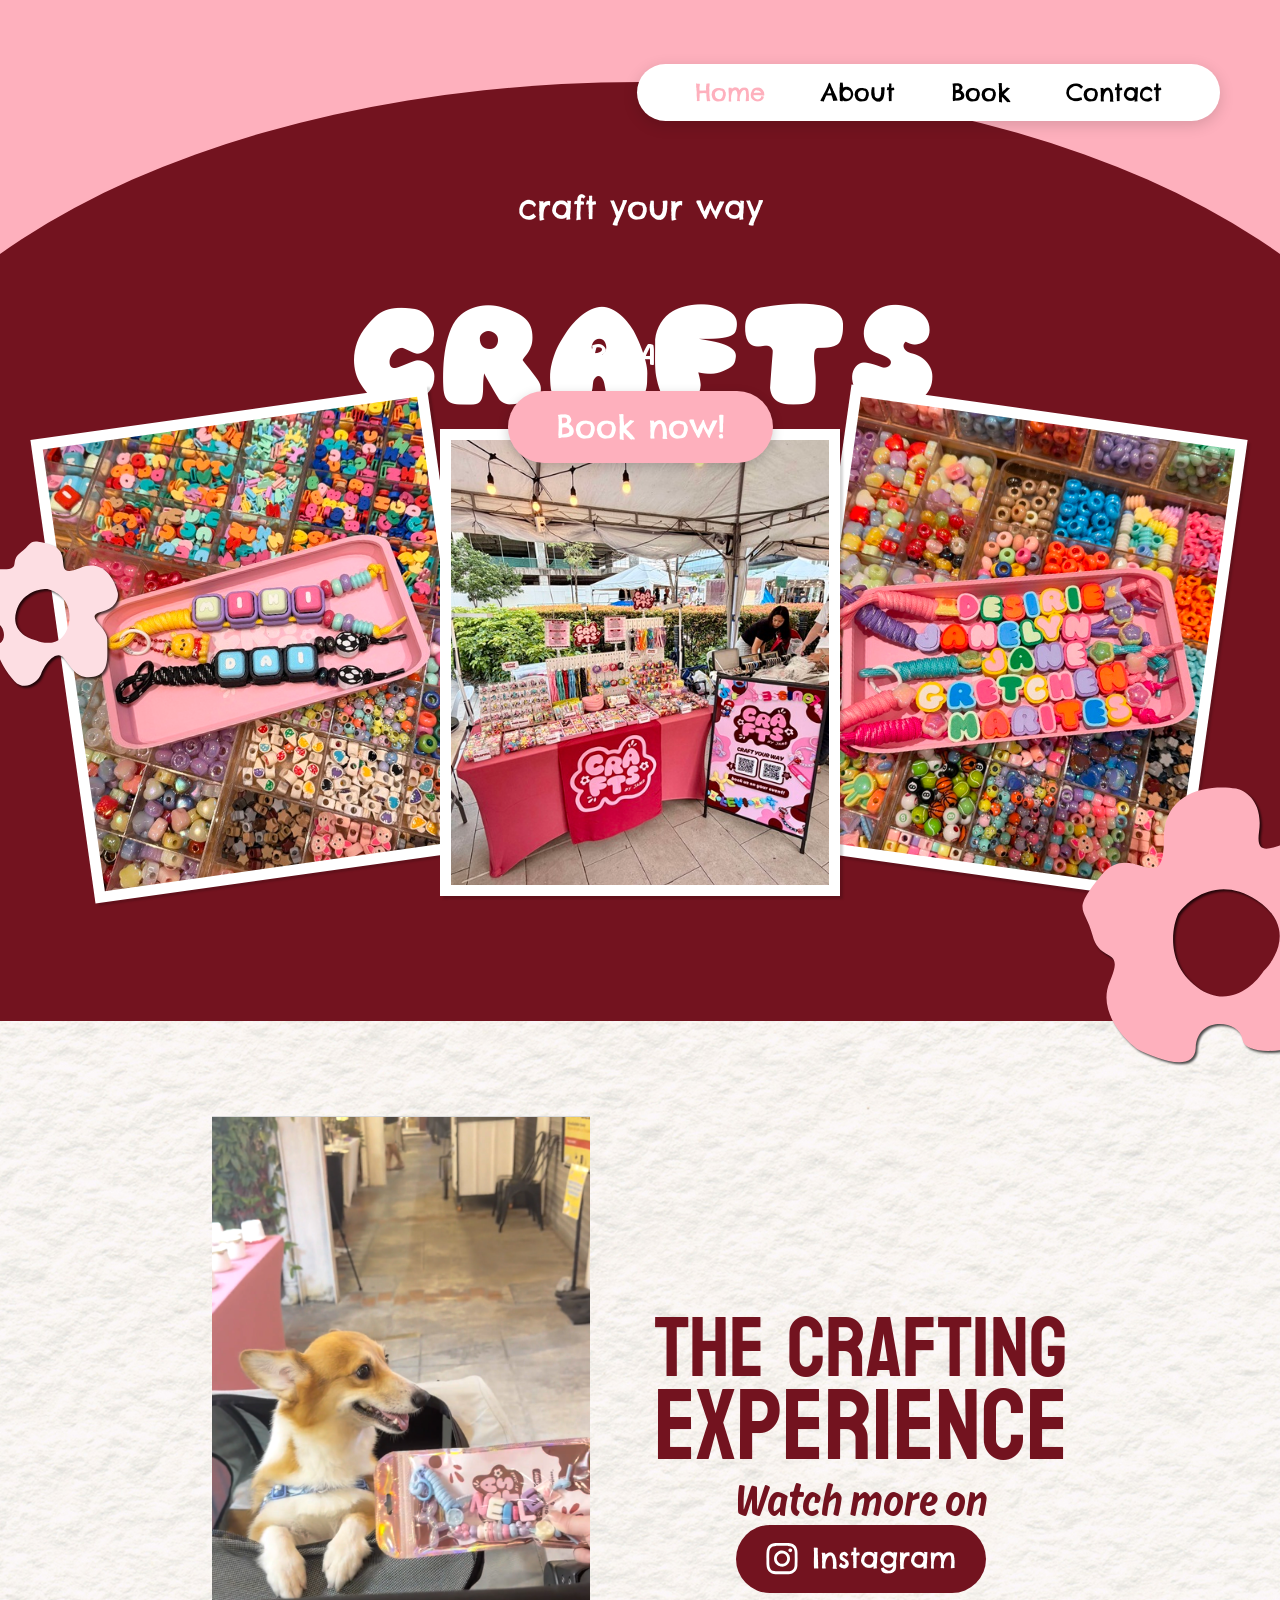
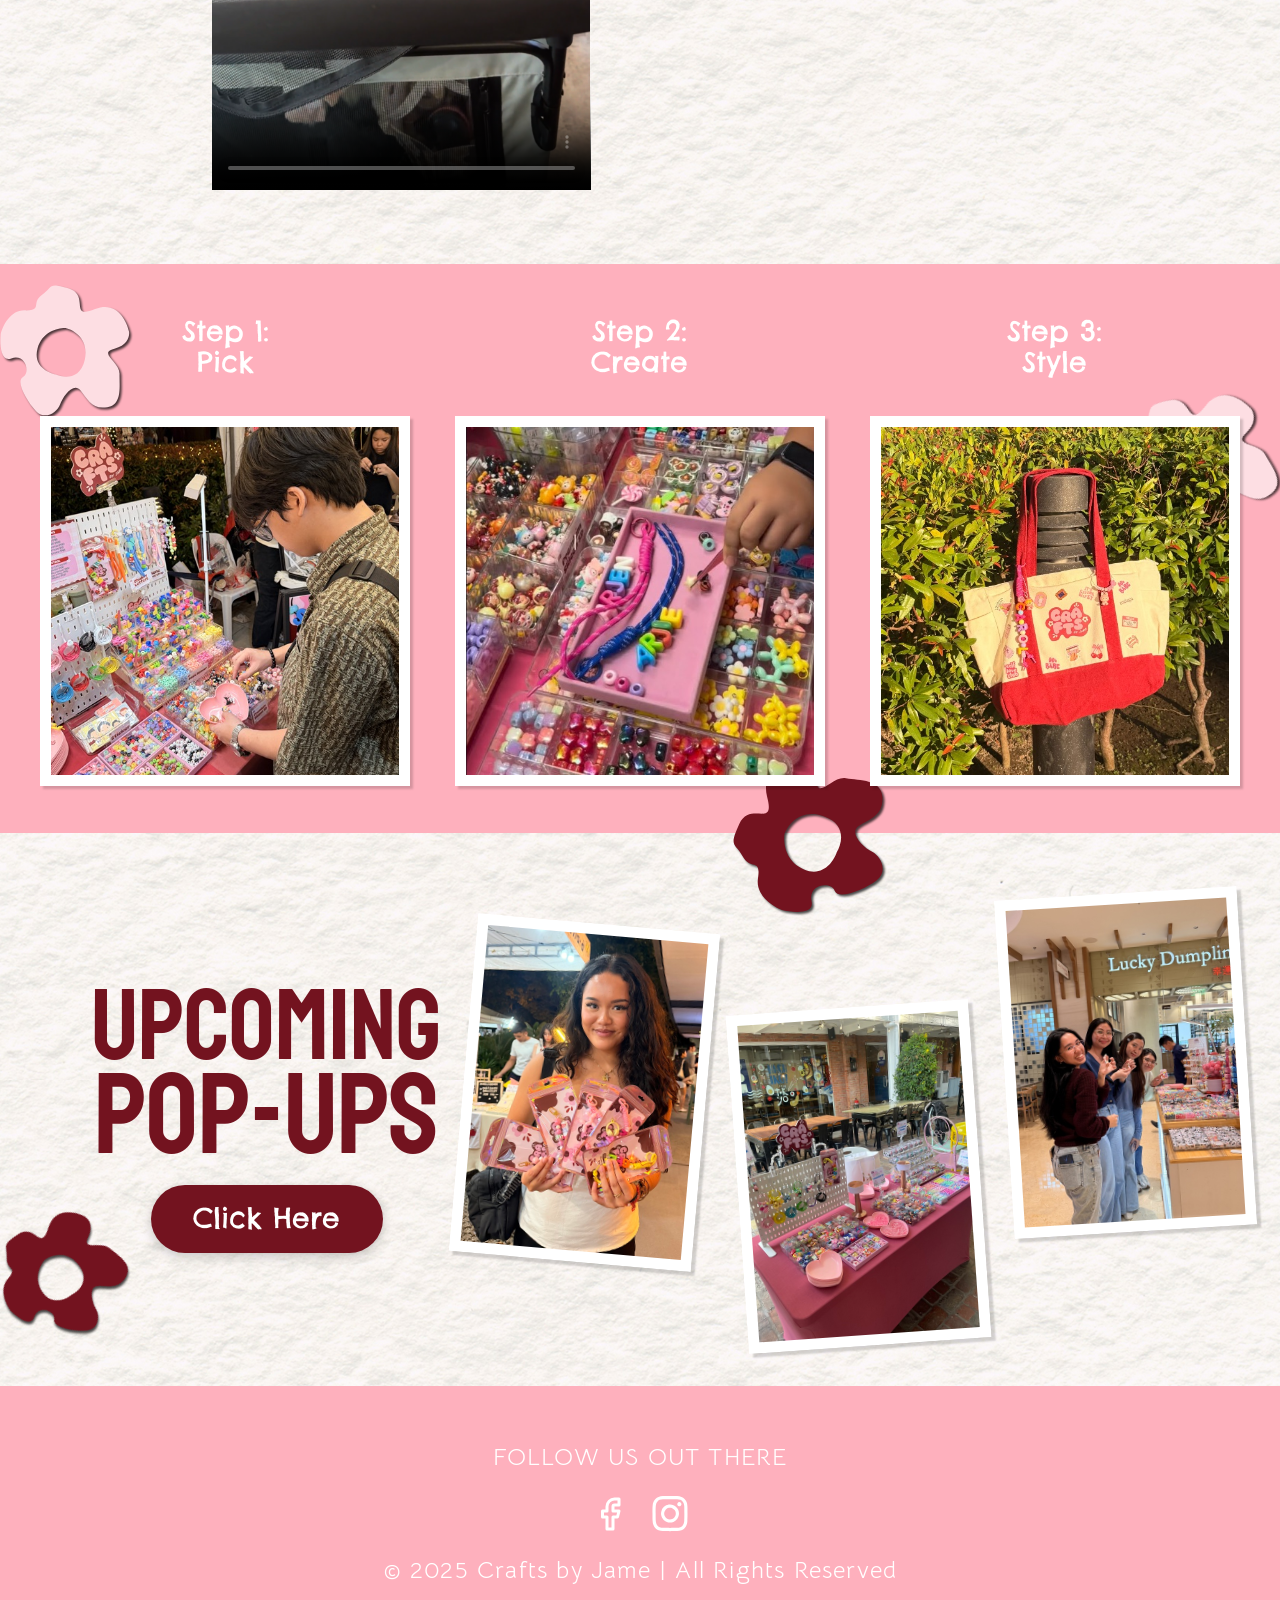
<file: index.html>
<!DOCTYPE html>
<html lang="en">
  <head>
    <meta charset="utf-8">
    <meta name="viewport" content="width=device-width, initial-scale=1.0">
    <title>Crafts by Jame</title>

    <link href="styles.css" rel="stylesheet">
    <link rel="shortcut icon" href="img/favicon.ico">
    <link rel="icon" type="image/png" sizes="32x32" href="img/logo.png">

    <script src="script.js" defer></script>
  </head>

  <body>
    <header id="site_header">
      <a id="logo" href="index.html"><img src="img/logo.png" alt="Crafts by Jame Logo"></a>

      <!-- Hamburger icon (visible on phone) -->
      <button id="menu_open" class="menu_toggle" type="button"
              aria-label="Open menu" aria-controls="site_nav" aria-expanded="false">
        <img src="img/hamburger.svg" alt="">
      </button>

      <!-- The white menu panel from your "Hamburger" frame -->
      <nav id="site_nav" aria-label="Main menu">
        <button id="menu_close" class="menu_toggle" type="button" aria-label="Close menu">
          <img src="img/close.svg" alt="">
        </button>
        <ul>
          <li><a href="index.html" aria-current="page">Home</a></li>
          <li><a href="about.html">About</a></li>
          <li><a href="book.html">Book</a></li>
          <li><a href="contact.html">Contact</a></li>
        </ul>
      </nav>
    </header>

    <main>
      <section id="landing_section" class="home">
        <p class="chelsea tagline">craft your way</p>
        <h1 class="jl_chubby heading">CRAFTS</h1>
        <p class="ahkio subheading">BY JAME</p>

        <div id="photo_display">
          <div id="photo_1_container" class="photo_container">
            <img id="photo_1" src="img/homepage_clickers.jpg" alt="Clickers">
          </div>
          <div id="photo_2_container" class="photo_container">
            <img id="photo_2" src="img/homepage_booth.jpg" alt="Booth">
          </div>
          <div id="photo_3_container" class="photo_container">
            <img id="photo_3" src="img/homepage_cordy.jpg" alt="Cordy">
          </div>
        </div>

        <a class="book_button" href="book.html">Book now!</a>

        <!-- Decorative flowers: empty alt so screen readers skip them -->
        <picture>
          <source media="(min-width: 1024px)" srcset="img/flower_lightpink.svg">
          <img class="flower flower_1" src="img/flower_pink.svg" alt="" aria-hidden="true">
        </picture>
        <img class="flower flower_landing_left" src="img/flower_lightpink.svg" alt="" aria-hidden="true">
      </section>

      <section id="reel_section" class="home">
        <h2 class="koulen">
          <span class="heading1">THE CRAFTING</span>
          <span class="heading2">EXPERIENCE</span>
        </h2>

        <!-- The grey box in your design. Swap for a <video> or a thumbnail image -->
        <div id="reel_display">
          <video controls poster="img/reel_poster.png">
            <source src="img/reel.mp4" type="video/mp4">
            <!--VIDEO REEL DOES NOT INCLUDE CAPTIONS/DESCRIPTIVE ASSISTANCE NOT NEEDED-->
          </video>
        </div>

        <p class="ahkio watch_more">Watch more on</p>

        <a class="reel_button" href="https://www.instagram.com/craftsbyjame_/" target="_blank" rel="noopener noreferrer">
          <img src="img/instagram_icon.svg" alt="">Instagram
        </a>

        <img class="flower flower_2" src="img/flower_pink.svg" alt="" aria-hidden="true">
        <img class="flower flower_3" src="img/flower_pink.svg" alt="" aria-hidden="true">
      </section>


      <!-- Steps (desktop only) -->
      <section id="steps_section" class="home">
        <div class="steps_container">
          <article class="step_item">
            <h3 class="step_title chelsea">Step 1:<br>Pick</h3>
            <div class="step_photo_wrap"><img src="img/step_1.jpg" alt="Step 1"></div>
          </article>
          <article class="step_item">
            <h3 class="step_title chelsea">Step 2:<br>Create</h3>
            <div class="step_photo_wrap"><img src="img/step_2.jpg" alt="Step 2"></div>
          </article>
          <article class="step_item">
            <h3 class="step_title chelsea">Step 3:<br>Style</h3>
            <div class="step_photo_wrap"><img src="img/step_3.jpg" alt="Step 3"></div>
          </article>
        </div>
        <img class="flower flower_steps_left" src="img/flower_lightpink.svg" alt="" aria-hidden="true">
        <img class="flower flower_steps_right" src="img/flower_lightpink.svg" alt="" aria-hidden="true">
        <img class="flower flower_steps_bottom" src="img/flower_maroon.svg" alt="" aria-hidden="true">
      </section>

      <section id="popup_section" class="home">
        <h2 class="koulen">
          <span class="heading2">UPCOMING</span>
          <span class="heading1">POP-UPS</span>
        </h2>

        <a class="popup_button" href="https://www.instagram.com/craftsbyjame_/" target="_blank" rel="noopener noreferrer">Click Here</a>

        <div id="popup_display">
          <img id="popup_1" src="img/pop_up_1.jpg" alt="Pop up 1">
          <img id="popup_2" src="img/pop_up_2.jpg" alt="Pop up 2">
          <img id="popup_3" src="img/pop_up_3.jpg" alt="Pop up 3">
        </div>

        <img class="flower flower_4" src="img/flower_maroon.svg" alt="" aria-hidden="true">
        <img class="flower flower_5" src="img/flower_maroon.svg" alt="" aria-hidden="true">
      </section>
    </main>

    <footer class="bellota">
      <p>FOLLOW US OUT THERE</p>
      <div id="socials">
        <a id="fb" href="https://web.facebook.com/people/Crafts-by-Jame/100069148505794/?mibextid=wwXIfr&rdid=EOwIeHgqQF9pMduc&share_url=https%3A%2F%2Fwww.facebook.com%2Fshare%2F1hfjC8iZJB%2F%3Fmibextid%3DwwXIfr%26utm_source%3Dig%26utm_medium%3Dsocial%26utm_content%3Dlink_in_bio&_rdc=1&_rdr#" aria-label="Facebook"><img src="img/facebook_icon.svg" alt=""></a>
        <a id="ig" href="https://www.instagram.com/craftsbyjame_?utm_source=ig_web_button_share_sheet&srtk=ZDNlZDc0MzIxNw==" aria-label="Instagram"><img src="img/instagram_icon.svg" alt=""></a>
      </div>
      <p>&copy; 2025 Crafts by Jame | All Rights Reserved</p>
    </footer>
  </body>
</html>
</file>
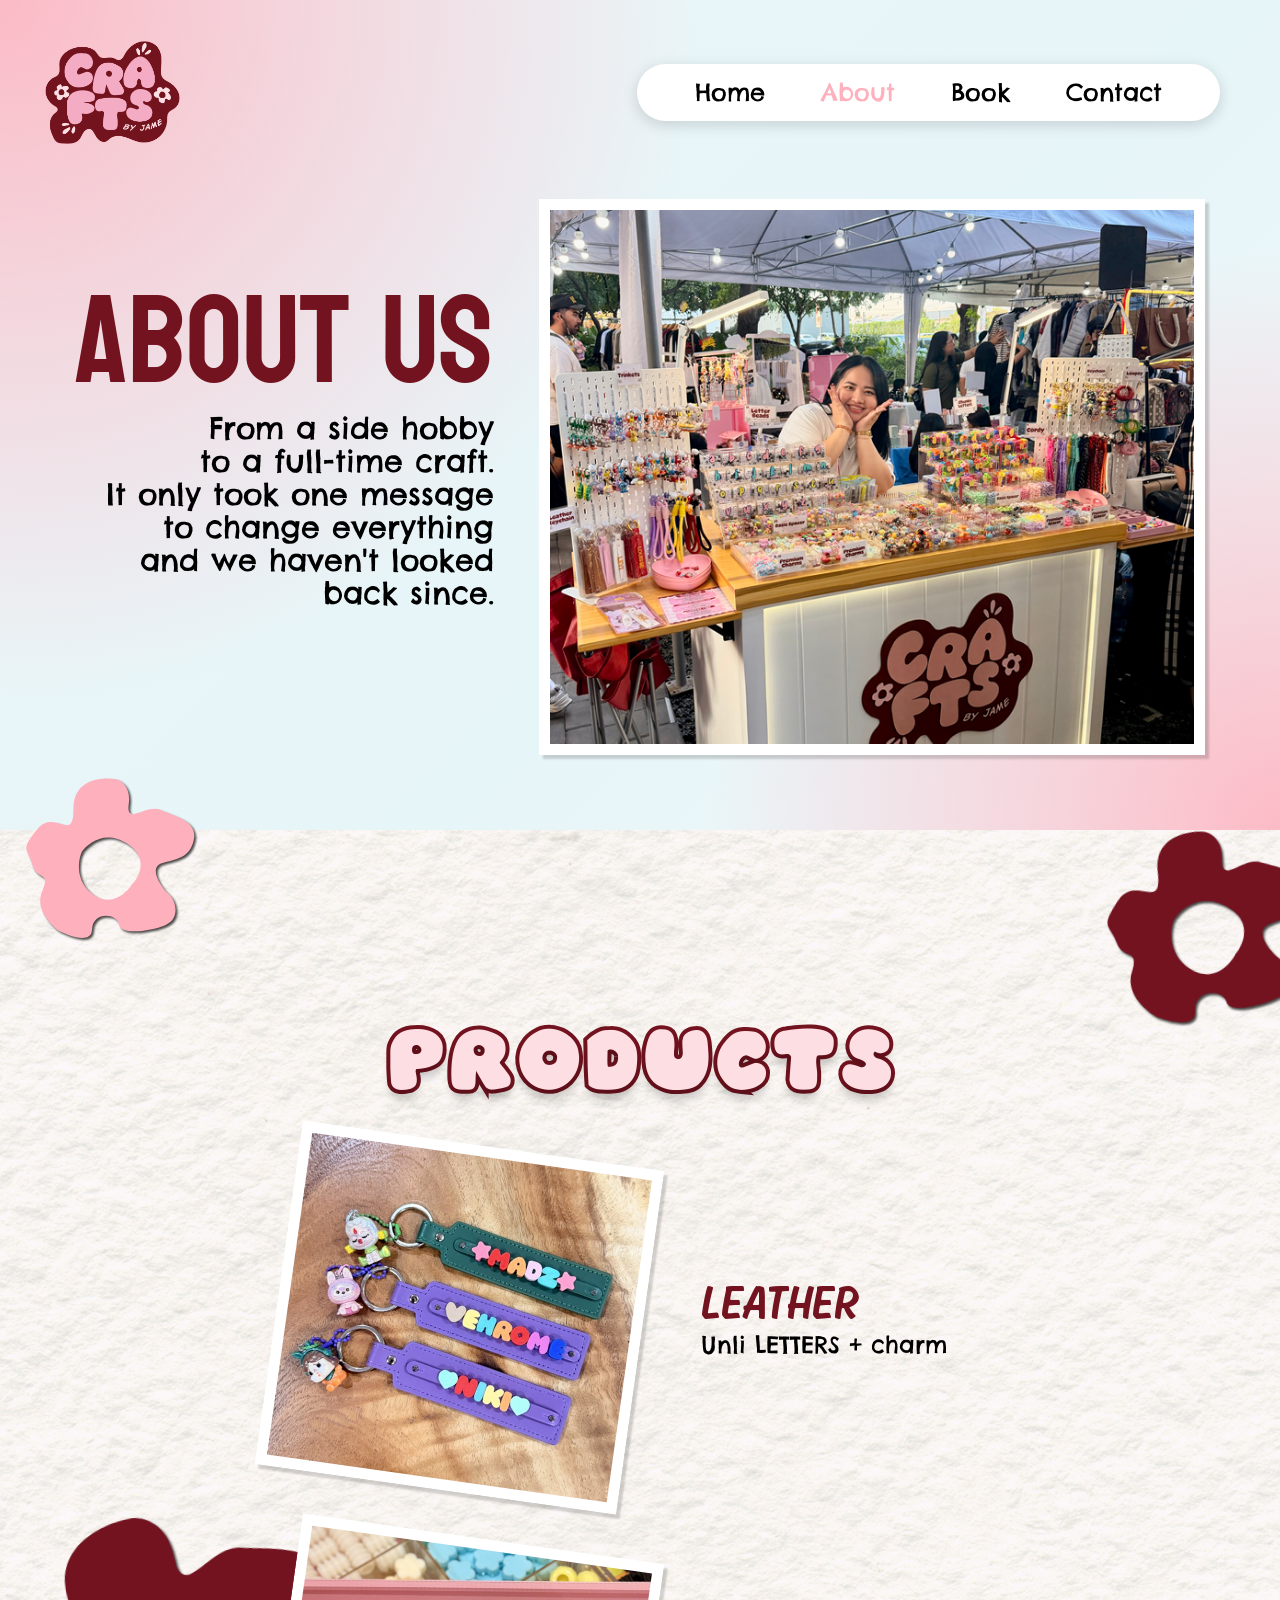
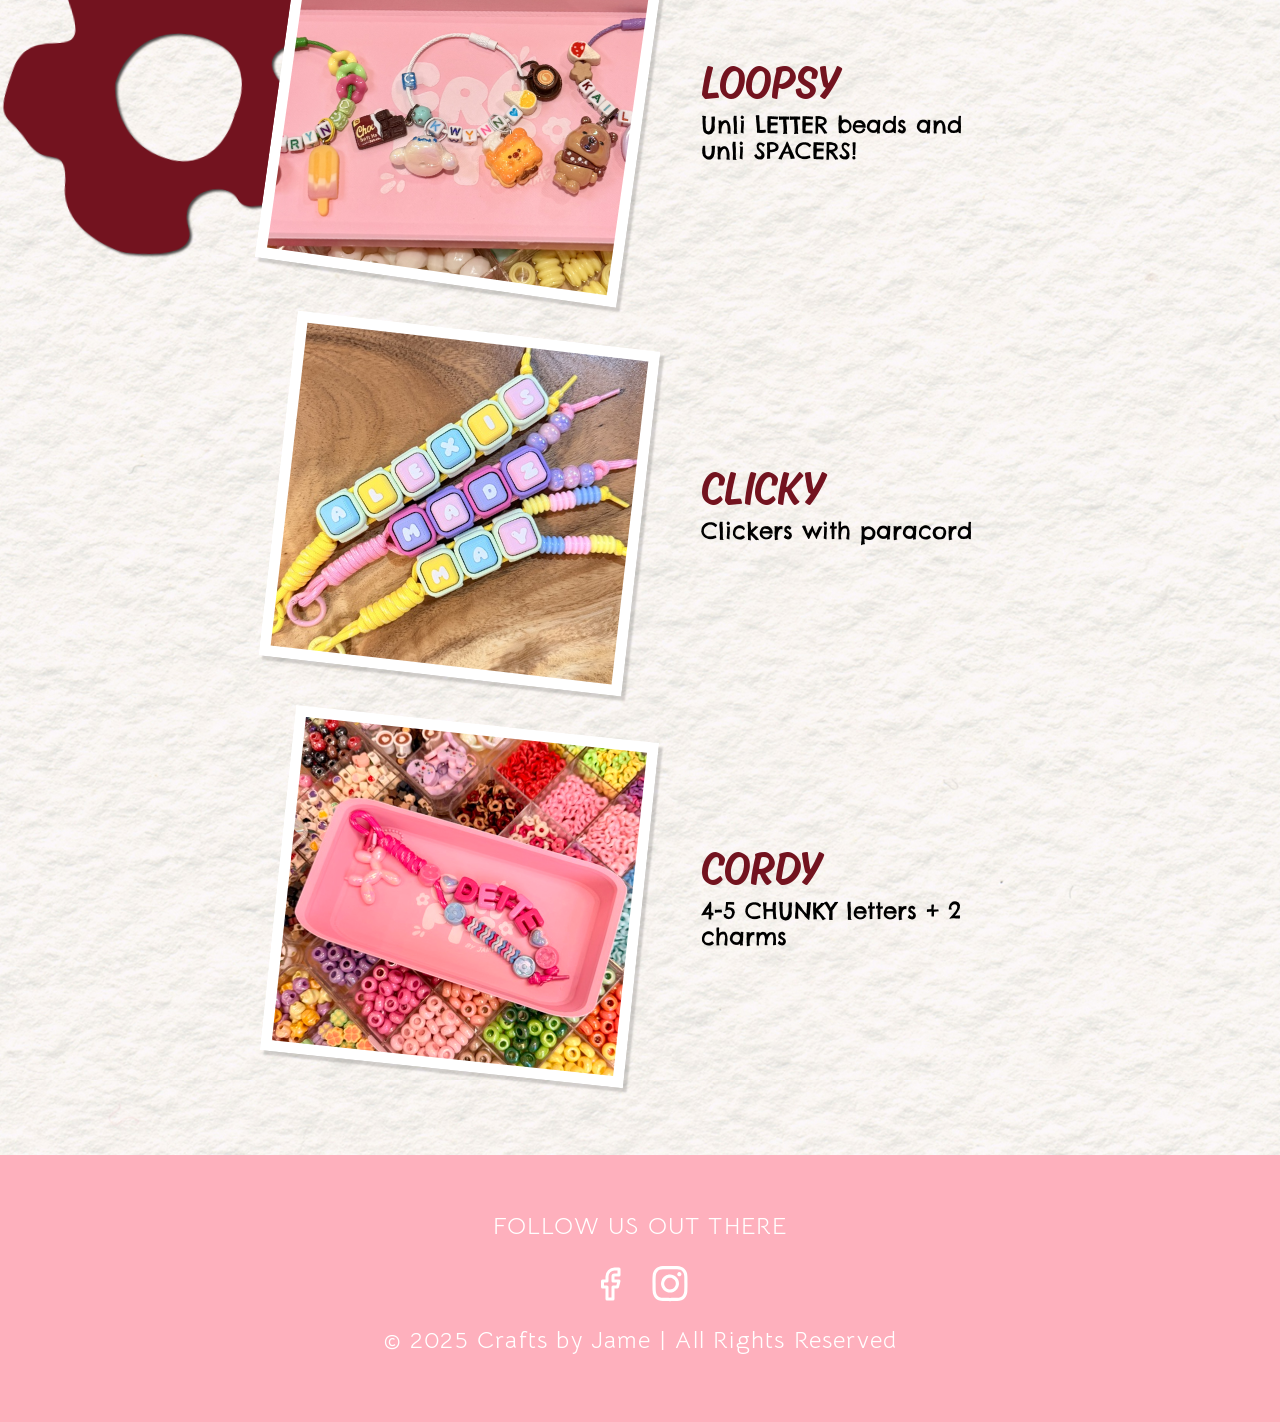
<file: about.html>
<!DOCTYPE html>
<html lang="en">
  <head>
    <meta charset="utf-8">
    <meta name="viewport" content="width=device-width, initial-scale=1.0">
    <title>About | Crafts by Jame</title>

    <link href="styles.css" rel="stylesheet">
    <link rel="shortcut icon" href="img/favicon.ico">
    <link rel="icon" type="image/png" sizes="32x32" href="img/logo.png">

    <script src="script.js" defer></script>
  </head>

  <body>
    <header id="site_header">
      <a id="logo" href="index.html"><img src="img/logo.png" alt="Crafts by Jame Logo"></a>

      <button id="menu_open" class="menu_toggle" type="button"
              aria-label="Open menu" aria-controls="site_nav" aria-expanded="false">
        <img src="img/hamburger.svg" alt="">
      </button>

      <nav id="site_nav" aria-label="Main menu">
        <button id="menu_close" class="menu_toggle" type="button" aria-label="Close menu">
          <img src="img/close.svg" alt="">
        </button>
        <ul>
          <li><a href="index.html">Home</a></li>
          <li><a href="about.html" aria-current="page">About</a></li>
          <li><a href="book.html">Book</a></li>
          <li><a href="contact.html">Contact</a></li>
        </ul>
      </nav>
    </header>

    <main>
      <section id="about_section" class="about">
        <h1 class="koulen about_heading">ABOUT US</h1>
        <p class="chelsea about_description">From a side hobby to a full-time craft.</p>
        <p class="chelsea about_description2">It only took one message to change everything and we haven't looked back since.</p>
        <img id="about_photo" src="img/about_photo.png" alt="Booth with owner">

        <!-- Decorative pink flower (desktop only) -->
        <img class="flower flower_about_pink" src="img/flower_pink.svg" alt="" aria-hidden="true">
      </section>

      <section id="products_section" class="about">
        <h2 class="products_heading">PRODUCTS</h2>

        <article class="product product_1">
          <img src="img/leather.jpg" alt="Leather product" loading="lazy">
          <div class="product_info">
            <h3 class="ahkio product_showcase">LEATHER</h3>
            <!-- Description still to be written (the grey bars in your design) -->
            <p class="chelsea product_description">Unli LETTERS + charm</p>
          </div>
        </article>

        <article class="product product_2">
          <img src="img/loopsy.png" alt="Loopsy product" loading="lazy">
          <div class="product_info">
            <h3 class="ahkio product_showcase">LOOPSY</h3>
            <p class="chelsea product_description">Unli LETTER beads and unli SPACERS!</p>
          </div>
        </article>

        <article class="product product_3">
          <img src="img/clickers.jpg" alt="Clicky product" loading="lazy">
          <div class="product_info">
            <h3 class="ahkio product_showcase">CLICKY</h3>
            <p class="chelsea product_description">Clickers with paracord</p>
          </div>
        </article>

        <article class="product product_4">
          <img src="img/cordy.jpg" alt="Cordy product" loading="lazy">
          <div class="product_info">
            <h3 class="ahkio product_showcase">CORDY</h3>
            <p class="chelsea product_description">4-5 CHUNKY letters + 2 charms</p>
          </div>
        </article>

        <!-- Decorative maroon flowers: left of the heading, right beside Clicky -->
        <img class="flower flower_2" src="img/flower_maroon.svg" alt="" aria-hidden="true">
        <img class="flower flower_3" src="img/flower_maroon.svg" alt="" aria-hidden="true">
      </section>
    </main>

    <footer class="bellota">
      <p>FOLLOW US OUT THERE</p>
      <div id="socials">
        <a href="https://web.facebook.com/people/Crafts-by-Jame/100069148505794/?mibextid=wwXIfr&rdid=EOwIeHgqQF9pMduc&share_url=https%3A%2F%2Fwww.facebook.com%2Fshare%2F1hfjC8iZJB%2F%3Fmibextid%3DwwXIfr%26utm_source%3Dig%26utm_medium%3Dsocial%26utm_content%3Dlink_in_bio&_rdc=1&_rdr#" aria-label="Facebook"><img src="img/facebook_icon.svg" alt=""></a>
        <a href="https://www.instagram.com/craftsbyjame_?utm_source=ig_web_button_share_sheet&srtk=ZDNlZDc0MzIxNw==" aria-label="Instagram"><img src="img/instagram_icon.svg" alt=""></a>
      </div>
      <p>&copy; 2025 Crafts by Jame | All Rights Reserved</p>
    </footer>
  </body>

</html>
</file>
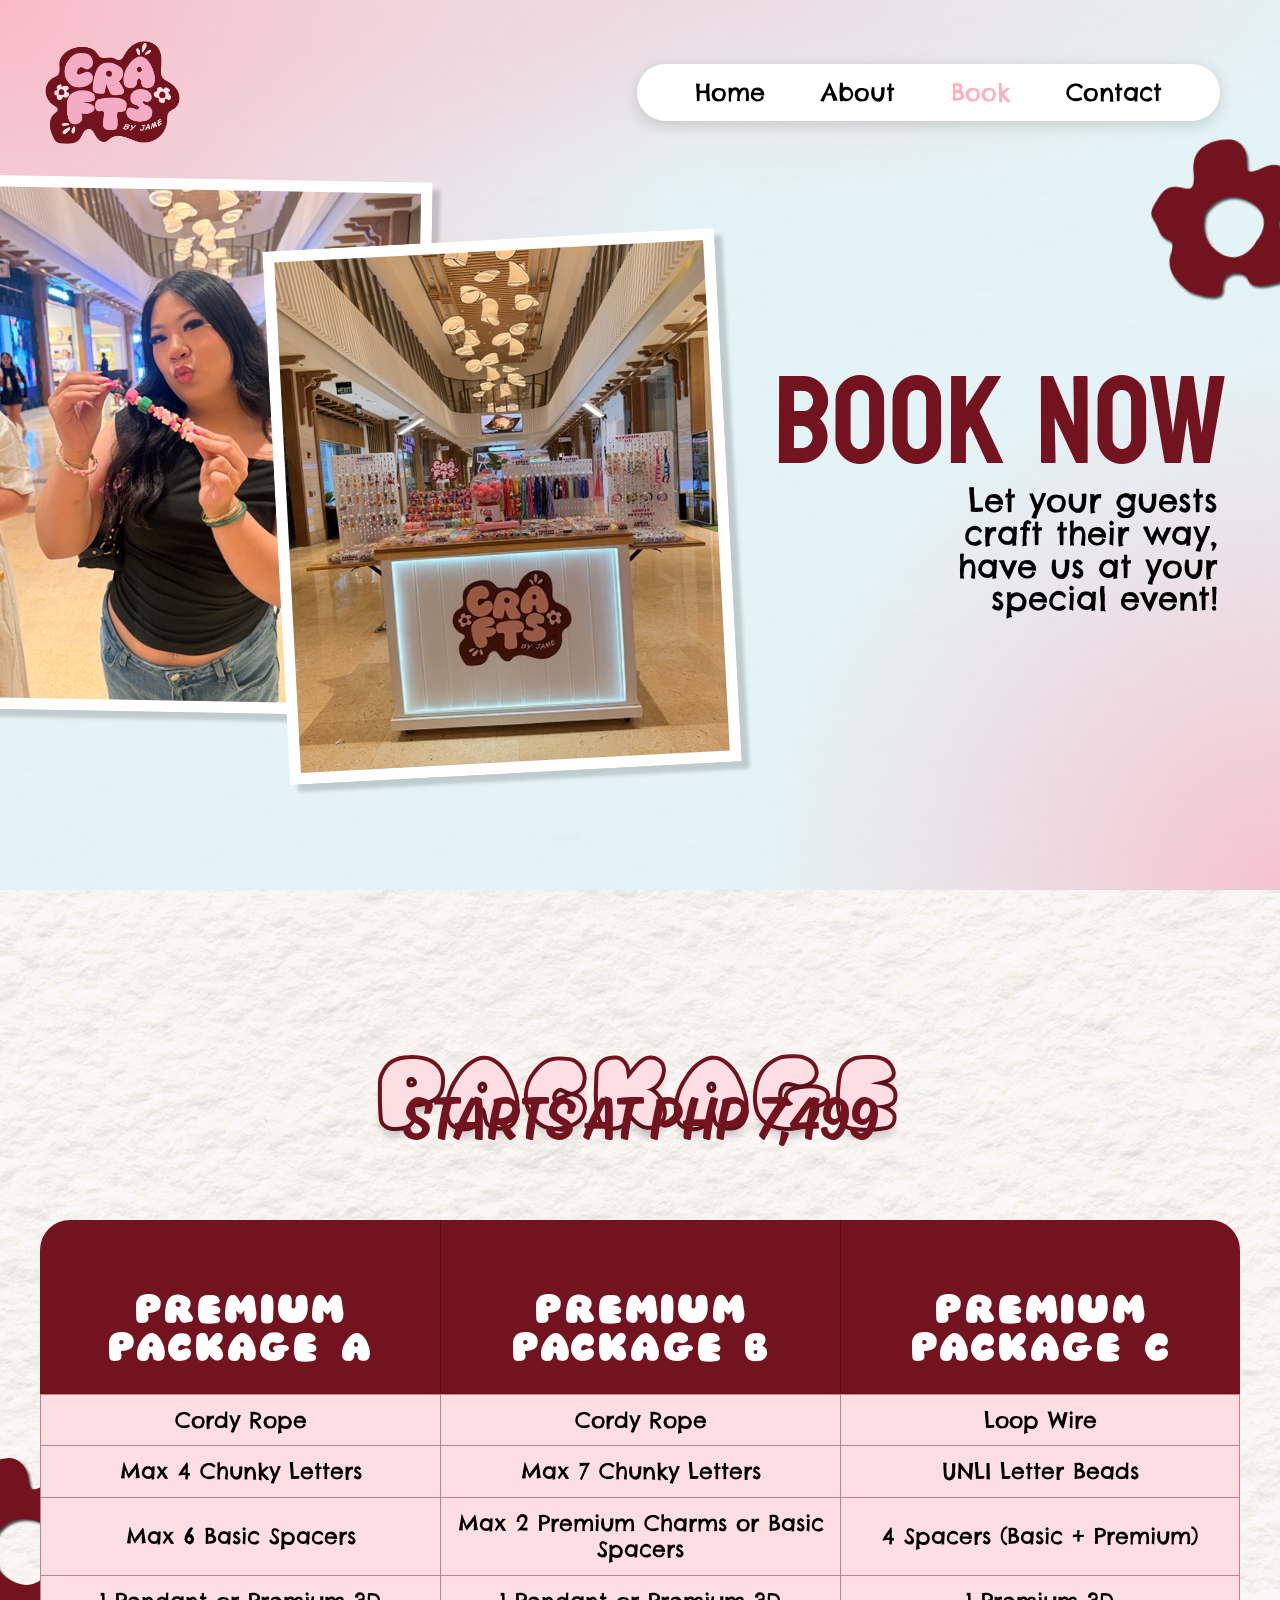
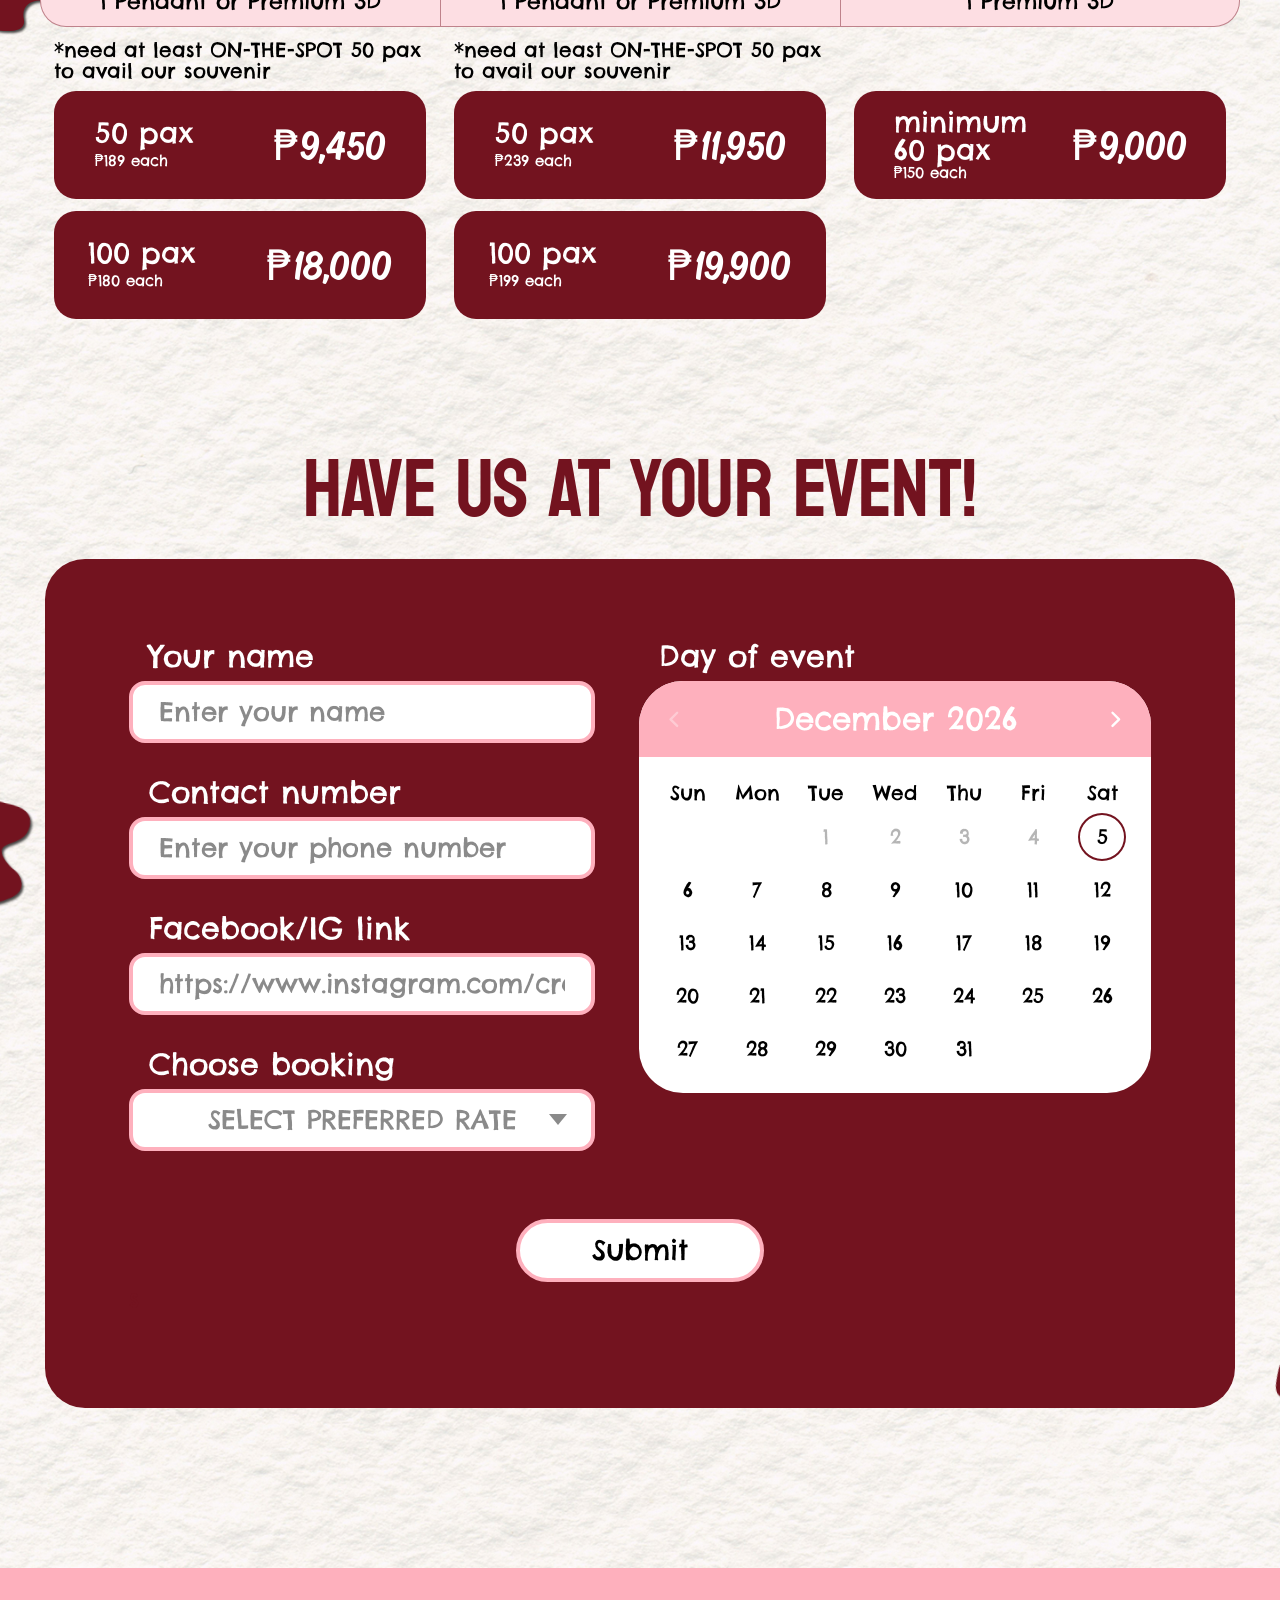
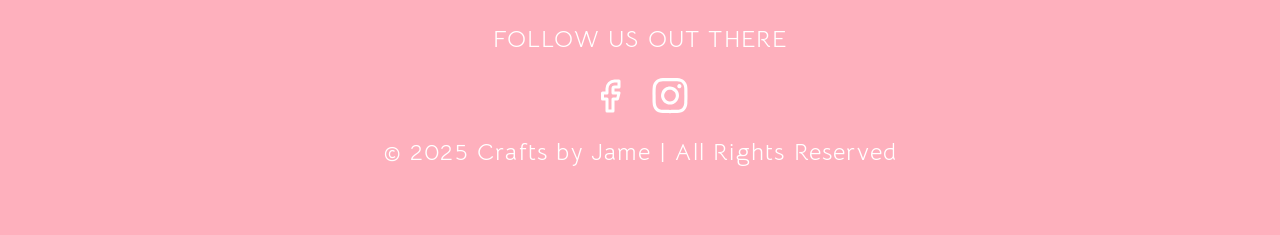
<file: book.html>
<!DOCTYPE html>
<html lang="en">
  <head>
    <meta charset="utf-8">
    <meta name="viewport" content="width=device-width, initial-scale=1.0">
    <title>Book | Crafts by Jame</title>

    <link href="styles.css" rel="stylesheet">
    <link rel="shortcut icon" href="img/favicon.ico">
    <link rel="icon" type="image/png" sizes="32x32" href="img/logo.png">

    <script src="script.js" defer></script>
  </head>

  <body>
    <header id="site_header">
      <a id="logo" href="index.html"><img src="img/logo.png" alt="Crafts by Jame Logo"></a>

      <button id="menu_open" class="menu_toggle" type="button"
              aria-label="Open menu" aria-controls="site_nav" aria-expanded="false">
        <img src="img/hamburger.svg" alt="">
      </button>

      <nav id="site_nav" aria-label="Main menu">
        <button id="menu_close" class="menu_toggle" type="button" aria-label="Close menu">
          <img src="img/close.svg" alt="">
        </button>
        <ul>
          <li><a href="index.html">Home</a></li>
          <li><a href="about.html">About</a></li>
          <li><a href="book.html" aria-current="page">Book</a></li>
          <li><a href="contact.html">Contact</a></li>
        </ul>
      </nav>
    </header>

    <main>
      <!-- Intro: two tilted photos + heading -->
      <section id="book_section" class="book">
        <div id="book_photos">
          <img id="book_1" src="img/book_1.png" alt="Book Photo 1">
          <img id="book_2" src="img/book_2.jpg" alt="Book Photo 2">
        </div>

        <div id="book_text">
          <h1 class="koulen">
            <span class="book_heading1">BOOK</span>
            <span class="book_heading2">NOW</span>
          </h1>
          <p class="chelsea book_description">Let your guests craft their way, have us at your special event!</p>
        </div>

        <img class="flower flower_1" src="img/flower_maroon.svg" alt="" aria-hidden="true">
        <!-- Desktop only -->
        <img class="flower flower_book_pink" src="img/flower_lightpink.svg" alt="" aria-hidden="true">
        <img class="flower flower_book_top" src="img/flower_maroon.svg" alt="" aria-hidden="true">
      </section>

      <!-- Packages: one <article> card per package, same pattern each time -->
      <section id="package_section" class="book">
        <h2 class="package_heading">PACKAGE</h2>
        <p class="ahkio package_start">STARTS AT PHP 7,499</p>

        <article class="package_card" id="package_a">
          <h3>PREMIUM PACKAGE A</h3>
          <ul class="package_inclusions" role="list">
            <li>Cordy Rope</li>
            <li>Max 4 Chunky Letters</li>
            <li>Max 6 Basic Spacers</li>
            <li>1 Pendant or Premium 3D</li>
          </ul>
          <p class="package_note">*need at least ON-THE-SPOT 50 pax to avail our souvenir</p>
          <div class="package_prices">
            <p class="price_tag"><span class="ahkio">&#8369;9,450</span> 50 pax <small>&#8369;189 each</small></p>
            <p class="price_tag"><span class="ahkio">&#8369;18,000</span> 100 pax <small>&#8369;180 each</small></p>
          </div>
        </article>

        <article class="package_card" id="package_b">
          <h3>PREMIUM PACKAGE B</h3>
          <ul class="package_inclusions" role="list">
            <li>Cordy Rope</li>
            <li>Max 7 Chunky Letters</li>
            <li>Max 2 Premium Charms or Basic Spacers</li>
            <li>1 Pendant or Premium 3D</li>
          </ul>
          <p class="package_note">*need at least ON-THE-SPOT 50 pax to avail our souvenir</p>
          <div class="package_prices">
            <p class="price_tag"><span class="ahkio">&#8369;11,950</span> 50 pax <small>&#8369;239 each</small></p>
            <p class="price_tag"><span class="ahkio">&#8369;19,900</span> 100 pax <small>&#8369;199 each</small></p>
          </div>
        </article>

        <article class="package_card" id="package_c">
          <h3>PREMIUM PACKAGE C</h3>
          <ul class="package_inclusions" role="list">
            <li>Loop Wire</li>
            <li>UNLI Letter Beads</li>
            <li>4 Spacers (Basic + Premium)</li>
            <li>1 Premium 3D</li>
          </ul>
          <div class="package_prices">
            <p class="price_tag"><span class="ahkio">&#8369;9,000</span> minimum 60 pax <small>&#8369;150 each</small></p>
          </div>
        </article>

        <img class="flower flower_2" src="img/flower_maroon.svg" alt="" aria-hidden="true">
        <img class="flower flower_3" src="img/flower_maroon.svg" alt="" aria-hidden="true">
      </section>

      <!-- Booking form -->
      <section id="form_section" class="book">
        <h2 class="koulen form_heading">HAVE US AT YOUR EVENT!</h2>

        <!-- action is empty for now; a form service or backend gets connected later -->
        <form id="booking_form" action="#" method="post">
          <label for="name">Your name</label>
          <input type="text" name="name" id="name" placeholder="Enter your name" autocomplete="name" required>

          <label for="number">Contact number</label>
          <input type="tel" name="number" id="number" placeholder="Enter your phone number" autocomplete="tel" required>

          <label for="rate_type">Choose booking</label>
          <select name="rate_type" id="rate_type" required>
            <option value="" disabled selected>SELECT PREFERRED RATE</option>
            <optgroup label="PREMIUM PACKAGE A">
              <option value="package_a_50">Premium Package A (50 pax)</option>
              <option value="package_a_100">Premium Package A (100 pax)</option>
            </optgroup>
            <optgroup label="PREMIUM PACKAGE B">
              <option value="package_b_50">Premium Package B (50 pax)</option>
              <option value="package_b_100">Premium Package B (100 pax)</option>
            </optgroup>
            <optgroup label="PREMIUM PACKAGE C">
              <option value="package_c_40">Premium Package C (min. 40 pax)</option>
            </optgroup>
          </select>
          s
          <label for="social">Facebook/IG link</label>
          <input type="url" name="social" id="social" placeholder="https://www.instagram.com/craftsbyjame" required>

          

          <!-- Custom calendar: script.js builds it inside this box and keeps the picked date in a hidden
               field named event_date. Booked days come from a published Google Sheet (CSV): paste its link
               into data-booked-url. While it still says PASTE..., every day from today on is open.
               Without JavaScript the plain browser date field in <noscript> is used instead. -->
          <span class="form_label" id="event_date_label">Day of event</span>
          <div id="event_calendar" role="group" aria-labelledby="event_date_label"
               data-booked-url="PASTE_PUBLISHED_BOOKED_DATES_CSV_LINK_HERE">
            <noscript><input type="date" name="event_date" id="event_date" aria-label="Day of event" required></noscript>
          </div>

          <button type="submit" id="book_submit">Submit</button>
        </form>

        <!-- Desktop only -->
        <img class="flower flower_form_left" src="img/flower_maroon.svg" alt="" aria-hidden="true">
        <img class="flower flower_form_right" src="img/flower_maroon.svg" alt="" aria-hidden="true">
      </section>
    </main>

    <footer class="bellota">
      <p>FOLLOW US OUT THERE</p>
      <div id="socials">
        <a href="https://web.facebook.com/people/Crafts-by-Jame/100069148505794/?mibextid=wwXIfr&rdid=EOwIeHgqQF9pMduc&share_url=https%3A%2F%2Fwww.facebook.com%2Fshare%2F1hfjC8iZJB%2F%3Fmibextid%3DwwXIfr%26utm_source%3Dig%26utm_medium%3Dsocial%26utm_content%3Dlink_in_bio&_rdc=1&_rdr#" aria-label="Facebook"><img src="img/facebook_icon.svg" alt=""></a>
        <a href="https://www.instagram.com/craftsbyjame_?utm_source=ig_web_button_share_sheet&srtk=ZDNlZDc0MzIxNw==" aria-label="Instagram"><img src="img/instagram_icon.svg" alt=""></a>
      </div>
      <p>&copy; 2025 Crafts by Jame | All Rights Reserved</p>
    </footer>
  </body>

</html>
</file>
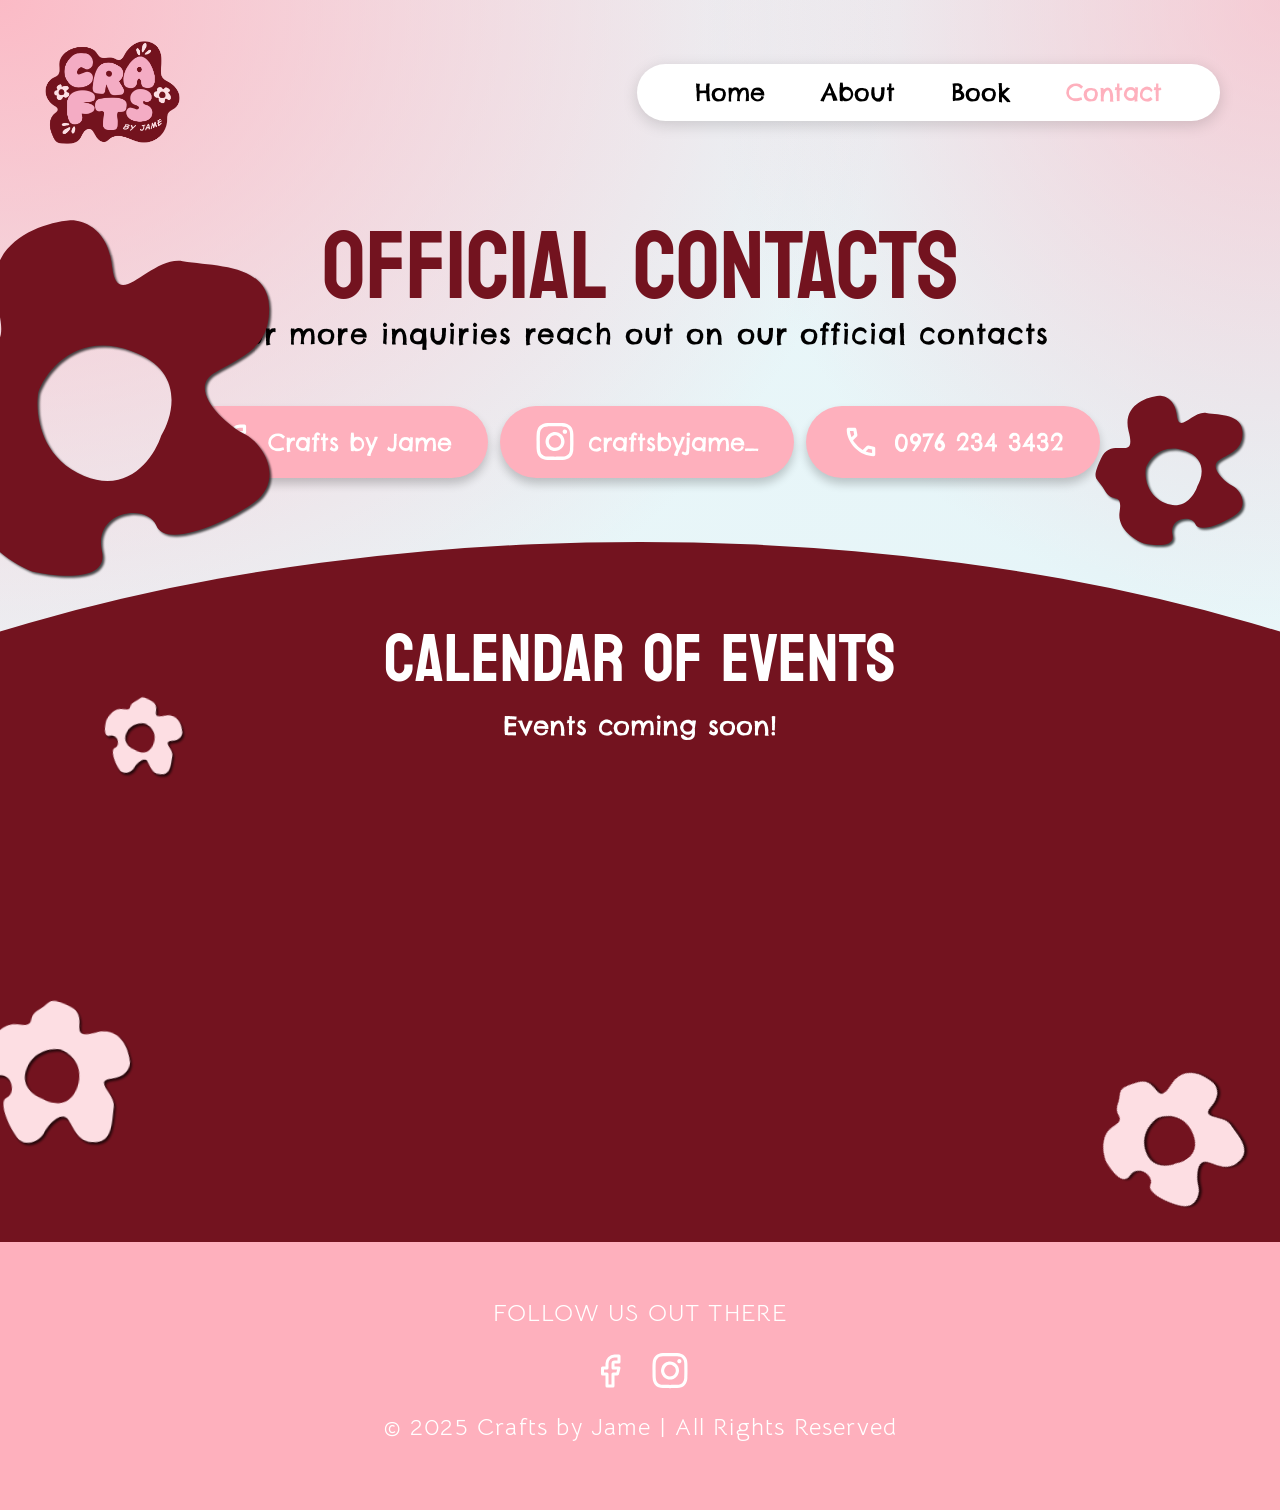
<file: contact.html>
<!DOCTYPE html>
<html lang="en">
  <head>
    <meta charset="utf-8">
    <meta name="viewport" content="width=device-width, initial-scale=1.0">
    <title>Contact | Crafts by Jame</title>

    <link href="styles.css" rel="stylesheet">
    <link rel="shortcut icon" href="img/favicon.ico">
    <link rel="icon" type="image/png" sizes="32x32" href="img/logo.png">

    <script src="script.js" defer></script>
  </head>

  <body>
    <header id="site_header">
      <a id="logo" href="index.html"><img src="img/logo.png" alt="Crafts by Jame Logo"></a>

      <button id="menu_open" class="menu_toggle" type="button"
              aria-label="Open menu" aria-controls="site_nav" aria-expanded="false">
        <img src="img/hamburger.svg" alt="">
      </button>

      <nav id="site_nav" aria-label="Main menu">
        <button id="menu_close" class="menu_toggle" type="button" aria-label="Close menu">
          <img src="img/close.svg" alt="">
        </button>
        <ul>
          <li><a href="index.html">Home</a></li>
          <li><a href="about.html">About</a></li>
          <li><a href="book.html">Book</a></li>
          <li><a href="contact.html" aria-current="page">Contact</a></li>
        </ul>
      </nav>
    </header>

    <main>
      <section id="contact_section" class="contact">
        <h1 class="koulen">
          <span class="contact_heading1">OFFICIAL</span>
          <span class="contact_heading2">CONTACTS</span>
        </h1>
        <p class="chelsea contact_description">For more inquiries reach out on our official contacts</p>

        <div id="contact_buttons">
          <a class="facebook_button" href="#" target="_blank" rel="noopener">
            <img src="img/facebook_icon.svg" alt="">Crafts by Jame
          </a>
          <a class="instagram_button" href="#" target="_blank" rel="noopener">
            <img src="img/instagram_icon.svg" alt="">craftsbyjame_
          </a>
          <!-- href number must match the number shown (international format, no spaces) -->
          <a class="telephone_button" href="tel:+639762343432">
            <img src="img/phone_icon.svg" alt="">0976 234 3432
          </a>
        </div>

        <img class="flower flower_1" src="img/flower_maroon.svg" alt="" aria-hidden="true">
        <img class="flower flower_2" src="img/flower_maroon.svg" alt="" aria-hidden="true">
      </section>

      <section id="calendar_section" class="contact">
        <h2 class="koulen calendar_heading">CALENDAR OF EVENTS</h2>

        <!-- script.js fills this from the owner's Google Sheet.
             Paste the published CSV link into data-sheet-url. -->
        <div id="events" data-sheet-url="PASTE_PUBLISHED_CSV_LINK_HERE" aria-live="polite">
          <p class="events_message">Loading events...</p>
          <noscript><p class="events_message">Please turn on JavaScript to see upcoming events, or check our Facebook and Instagram.</p></noscript>
        </div>

        <img class="flower flower_3" src="img/flower_maroon.svg" alt="" aria-hidden="true">
        <img class="flower flower_4" src="img/flower_lightpink.svg" alt="" aria-hidden="true">
        <img class="flower flower_5" src="img/flower_lightpink.svg" alt="" aria-hidden="true">
        <img class="flower flower_6" src="img/flower_lightpink.svg" alt="" aria-hidden="true">
      </section>
    </main>

    <footer class="bellota">
      <p>FOLLOW US OUT THERE</p>
      <div id="socials">
        <a href="https://web.facebook.com/people/Crafts-by-Jame/100069148505794/?mibextid=wwXIfr&rdid=EOwIeHgqQF9pMduc&share_url=https%3A%2F%2Fwww.facebook.com%2Fshare%2F1hfjC8iZJB%2F%3Fmibextid%3DwwXIfr%26utm_source%3Dig%26utm_medium%3Dsocial%26utm_content%3Dlink_in_bio&_rdc=1&_rdr#" aria-label="Facebook"><img src="img/facebook_icon.svg" alt=""></a>
        <a href="https://www.instagram.com/craftsbyjame_?utm_source=ig_web_button_share_sheet&srtk=ZDNlZDc0MzIxNw==" aria-label="Instagram"><img src="img/instagram_icon.svg" alt=""></a>
      </div>
      <p>&copy; 2025 Crafts by Jame | All Rights Reserved</p>
    </footer>
  </body>

</html>
</file>
<file: styles.css>
/* Google Fonts for Chelsea Market, Koulen and Bellota Text (the HTML doesn't link them) */
@import url('https://fonts.googleapis.com/css2?family=Bellota+Text:wght@400;700&family=Chelsea+Market&family=Koulen&display=swap');

@font-face {
  font-family: 'JI Chubby Caps';
  src: url('fonts/JI Chubby Caps.ttf') format('truetype');
  font-weight: normal;
  font-style: normal;
}

@font-face {
  font-family: 'Ahkio-W00-Light';
  src: url('fonts/Ahkio-W00-Light.ttf') format('truetype');
  font-weight: normal;
  font-style: normal;
}

/* ============================================================
   DESIGN TOKENS
   ============================================================ */
:root {
  --pink_light: #FDDEE3;
  --pink: #FEB0BD;
  --maroon: #73131F;
  --white: #FFFFFF;
  --black: #000000;
  --paper: #F7F3F0;          /* fallback color while the paper image loads */
  --paper_img: url('img/paper_bg.jpg');
  --photo_shadow: 6px 5px 2px #0003;
  --photo_border: 4px;          /* white frame around every photo: 4px on phone + tablet, 11px on desktop (set again in the 1024px block) */
}

.chelsea-market-regular {
  font-family: "Chelsea Market", system-ui;
  font-weight: 400;
  font-style: normal;
}

.koulen-regular {
  font-family: "Koulen", sans-serif;
  font-weight: 400;
  font-style: normal;
}

* {
  padding: 0;
  margin: 0;
}

a {
  text-decoration: none;
}

/*PHONE VIEWPORT/BASE STYLES*/

/*BODY STYLES*/
html {
  scroll-behavior: smooth;
  overflow-x: hidden;          /* stops flowers that bleed off the edge from widening the page on phones (body alone isn't enough) */
}

body {
  font-synthesis: none;
  font-family: "Chelsea Market", system-ui;
  font-size: 12px;
  line-height: 1.4;
  color: var(--maroon);
  background: var(--paper_img) top center / 100% auto repeat-y, var(--paper);
  overflow-x: hidden;          /* flowers bleed off the screen edge */
}

/* Decorations (flowers, the pink pop-up dome) deliberately stick out past the screen edges. Clip them at <main>
   so they can't make the page wider than the phone; that is what stretched the fixed menu bar. Only the
   horizontal axis is clipped, so flowers can still overlap sections above and below. */
main {
  overflow-x: clip;
}


a:focus-visible,
button:focus-visible {
  outline: 3px solid var(--black);
  outline-offset: 3px;
}

.flower {
  position: absolute;

  pointer-events: none;
}

/* About page only: pink glow in the top-left and bottom-right corners, plain paper everywhere else.
   Two radial gradients, one centered on each corner. The numbers in "ellipse 140% 48%" are the glow's
   width (as % of page width) and height (as % of page height). The extra stops make the fade long and
   gradual; the 0.95 on the first stop is how strong the pink is at the corner. */
body:has(#about_section) {
  background:
    radial-gradient(ellipse 90% 40% at 0% 0%,
      rgba(254, 176, 189, 0.95) 0%,
      rgba(254, 176, 189, 0.75) 10%,
      rgba(254, 176, 189, 0.50) 25%,
      rgba(254, 176, 189, 0.28) 60%,
      rgba(254, 176, 189, 0.10) 80%,
      rgba(254, 176, 189, 0) 100%) center / 100% 100% no-repeat,
    radial-gradient(ellipse 140% 36% at 100% 100%,
      rgba(254, 176, 189, 0.95) 0%,
      rgba(254, 176, 189, 0.75) 10%,
      rgba(254, 176, 189, 0.50) 25%,
      rgba(254, 176, 189, 0.28) 60%,
      rgba(254, 176, 189, 0.10) 80%,
      rgba(254, 176, 189, 0) 100%) center / 100% 100% no-repeat,
    var(--paper_img) top center / 100% auto repeat-y,
    var(--paper);
}

/* Book page only: same two-corner pink glow idea as About, but the top-left glow is stronger and fades out
   slowly over ~1100px (a 300px x 1100px ellipse), because this page is much taller. The first number in each
   rgba is how strong the pink is at that distance from the corner. */
body:has(#book_section) {
  background:
    radial-gradient(ellipse 300px 1100px at 0% 0%,
      rgba(254, 176, 189, 0.60) 0%,
      rgba(254, 176, 189, 0.55) 14%,
      rgba(254, 176, 189, 0.47) 36%,
      rgba(254, 176, 189, 0.40) 50%,
      rgba(254, 176, 189, 0.28) 64%,
      rgba(254, 176, 189, 0.15) 82%,
      rgba(254, 176, 189, 0) 100%) top left / 100% 100% no-repeat,
    radial-gradient(ellipse 140% 36% at 100% 100%,
      rgba(254, 176, 189, 0.95) 0%,
      rgba(254, 176, 189, 0.75) 10%,
      rgba(254, 176, 189, 0.50) 25%,
      rgba(254, 176, 189, 0.28) 60%,
      rgba(254, 176, 189, 0.10) 80%,
      rgba(254, 176, 189, 0) 100%) center / 100% 100% no-repeat,
    var(--paper_img) top center / 100% auto repeat-y,
    var(--paper);
}

/* Contact page only: soft pink glow from the top-left corner, fading into the plain paper */
body:has(#contact_section) {
  background:
    radial-gradient(ellipse 160% 440px at 0% 0%,
      rgba(254, 176, 189, 0.55) 0%,
      rgba(254, 176, 189, 0.35) 25%,
      rgba(254, 176, 189, 0.15) 55%,
      rgba(254, 176, 189, 0) 100%) center / 100% 100% no-repeat,
    var(--paper_img) top center / 100% auto repeat-y,
    var(--paper);
}

#logo img {
  height: 63px;
  width: 63px;
}

.chelsea {
  font-family: "Chelsea Market", system-ui;
}

.koulen {
  font-family: "Koulen", sans-serif;
  font-weight: 400;
  font-size: 48px;
  line-height: 0.72;           /* tight stacked caps, as in the design */
  color: var(--maroon);
}

/* Line 1 and line 2 use different sizes so both lines are the same width (aligned on both sides) */
.koulen .heading1,
.koulen .heading2 {
  display: block;
}

.koulen .heading1 {
  font-size: 46px;
  line-height: 0.8;
}

.koulen .heading2 {
  font-size: 40px;
  line-height: 0.78;
}

#reel_section .koulen .heading2 {
  font-size: 52px;             /* "EXPERIENCE" is shorter than "THE CRAFTING", so it needs to be larger */
}

.jl_chubby {
  font-family: 'JI Chubby Caps', sans-serif;
  font-weight: normal;
  font-size: 47px;
  line-height: 1;
  letter-spacing: -0.08em;     /* tighter kerning, as in the design */
  font-kerning: normal;
  text-rendering: optimizeLegibility;
}

.ahkio {
  font-family: 'Ahkio-W00-Light', sans-serif;
}

/* Shared pill buttons */
.book_button,
.reel_button,
.popup_button {
  display: inline-flex;
  align-items: center;
  justify-content: center;
  gap: 6px;
  border-radius: 999px;
  font-family: "Chelsea Market", system-ui;
  line-height: 1.2;
}

/*HEADER STYLES*/
#site_header {
  position: absolute;
  top: 0;
  left: 0;
  width: 100%;
  box-sizing: border-box;
  padding: 24px 32px 0 30px;   /* right padding sets the hamburger's right margin (was 22px) */
  display: flex;
  align-items: flex-start;
  justify-content: space-between;
  z-index: 100;
}

.menu_toggle {
  background: none;
  border: 0;
  padding: 6px;
  cursor: pointer;
  line-height: 0;
}

.menu_toggle img {
  width: 36px;
  height: 36px;
  display: block;
}

/*NAVIGATION STYLES*/
/* White bar that drops down from the top when .is_open is added: X on the right, links in one row */
#site_nav {
  position: fixed;
  top: 0;
  left: 0;
  right: 0;
  box-sizing: border-box;
  padding: 25px 40px 26px;
  background: var(--white);
  box-shadow: 0 6px 18px #0003;
  display: flex;
  flex-direction: column;
  align-items: flex-end;
  z-index: 200;
  transform: translateY(-110%);
  visibility: hidden;
  transition: transform 0.3s ease, visibility 0s linear 0.3s;
}

#site_nav.is_open {
  transform: translateY(0);
  visibility: visible;
  transition: transform 0.3s ease;
}

#menu_close {
  margin-right: -8px;           /* lines the X up with the hamburger icon: header right padding (32px) minus nav right padding (40px) */
}

#menu_close img {
  width: 33px;
  height: 33px;
}

/* The X is focused by script.js when the menu opens; keep a neat, subtle ring for keyboard users only */
#menu_close:focus-visible {
  outline: 2px solid var(--pink);
  outline-offset: 0;
  border-radius: 8px;
}

#site_nav ul {
  list-style: none;
  width: 100%;
  display: flex;
  flex-direction: row;
  justify-content: space-between;
  align-items: center;
  margin-top: 8px;
}

#site_nav a {
  font-family: "Chelsea Market", system-ui;
  font-size: 16px;
  color: var(--black);
}

#site_nav a[aria-current="page"] {
  color: var(--pink);
}

/* The About and Contact page headers sit on a light background, so the hamburger icon is forced to black there */
body:has(#about_section) #menu_open img,
body:has(#book_section) #menu_open img,
body:has(#contact_section) #menu_open img {
  filter: brightness(0);
}

/* The Home header sits on the maroon top, so the hamburger icon is forced to white there
   (brightness(0) turns any icon black, then invert(1) flips it to white) */
body:has(#landing_section) #menu_open img {
  filter: brightness(0) invert(1);
}

/*HOMEPAGE STYLES*/
/*HOME LANDING SECTION STYLES*/
/* Maroon top (ends 263px down), paper below; the photos straddle the edge */
#landing_section {
  position: relative;
  display: flex;
  flex-direction: column;
  align-items: center;
  box-sizing: border-box;
  padding-top: 124px;
  background: linear-gradient(var(--maroon) 0 263px, transparent 263px);
  text-align: center;
}

.tagline {
  font-size: 12px;
  color: var(--white);
}

.heading {
  color: var(--white);
}

.subheading {
  margin-top: 5px;             /* was -6px; the negative value pulled BY JAME up into the heading */
  font-size: 16px;
  line-height: 1.2;
  color: var(--white);
}

#photo_display {
  position: relative;
  width: 100%;
  max-width: 380px;
  height: 250px;
  margin: 5px auto 0;
}

.photo_container {
  position: absolute;
  padding: var(--photo_border);
  box-shadow: var(--photo_shadow);
  box-sizing: border-box;
}

.photo_container img {
  display: block;
  object-fit: cover;
  object-position: center;
}

#reel_display video {
  width: 222px;
  height: 375px;
  width: auto;
  z-index: 1;
}

/* Left photo (Clickers) */
#photo_1_container {
  width: 39%;
  height: 72%;
  left: 6%;
  top: 7%;
  transform: rotate(-5deg);
  z-index: 1;
}

/* Center photo (Booth) */
#photo_2_container {
  width: 39%;
  height: 76%;
  left: 30.5%;
  top: 14%;
  z-index: 2;
}

/* Right photo (Cordy) */
#photo_3_container {
  width: 39%;
  height: 72%;
  right: 9%;
  top: 7%;
  transform: rotate(4deg);
  z-index: 1;
}

#photo_1 { object-position: 50% 55%; }
#photo_2 { object-position: 65% 40%; }
#photo_3 { object-position: 40% 50%; }

/* Overlaps the bottom of the center photo */
.book_button {
  position: relative;
  z-index: 5;
  margin-top: -40px;
  padding: 6px 18px;
  background: var(--pink);
  color: var(--white);
  font-size: 16px;
}

.flower_1 {
  width: 100px;
  right: -23px;
  top: 345px;
}

/*REEL SECTION STYLES*/
/* Visual order: heading, "Watch more on", Instagram button, video (the HTML has the video before them) */
#reel_section {
  position: relative;
  display: flex;
  flex-direction: column;
  align-items: center;
  box-sizing: border-box;
  padding: 62px 20px 30px;
  text-align: center;
}

#reel_section h2 { order: 1; }
.watch_more { order: 2; }
.reel_button { order: 3; }
#reel_display { order: 4; }

/* "Watch more on" uses the .ahkio class for its font */
.watch_more {
  margin-top: 2px;
  font-size: 20px;
  line-height: 1.1;
  color: var(--maroon);
}

.reel_button {
  margin-top: 1px;
  padding: 8px 16px;
  background: var(--maroon);
  color: var(--white);
  font-size: 10px;
}

.reel_button img {
  width: 14px;
  height: 14px;
  display: block;
}

#reel_display {
  display: flex;
  justify-content: center;
  margin-top: 14px;
}

#reel_display video {
  display: block;
  aspect-ratio: 9 / 16;
  max-width: 100%;
  background: #D9D9D9;
}

.flower_2 {
  width: 120px;
  left: -20px;
  top: 258px;

}

.flower_3 {
  width: 70px;
  right: 48px;
  top: 505px;
  
}

/* Reel section stacking: flowers sit on the bottom layer, the video above them.
   #reel_display gets its own stacking context, so the video always wins. */
#reel_section .flower_2,
#reel_section .flower_3 {
  z-index: 0;
}

#reel_display {
  position: relative;
  z-index: 1;
}

/*POP-UP SECTION STYLES*/
/* Heading and button share the first row. The dome is a 546px-wide circle (wider than the screen),
   centered behind the section, so the top edge curves gently and runs off the sides. */
#popup_section {
  position: relative;
  display: grid;
  grid-template-columns: 150px 100px;
  justify-content: center;
  align-items: center;
  column-gap: -20px;
  box-sizing: border-box;
  padding: 75px 20px 28px;
}

#popup_section::before {
  content: "";
  position: absolute;
  top: 0;
  bottom: -1px;
  left: 60%;
  width:700px;
  height: 457.62;
  margin-left: -390px;
  background: var(--pink);
  border-radius: 345px 345px 0 0;
  z-index: 0;
}

#popup_section > *:not(.flower) {
  position: relative;
  z-index: 1;
}

#popup_section .koulen {
  grid-column: 1;
  color: var(--white);
}

.popup_button {
  grid-column: 2;
  padding: 9px 6px;
  background: var(--maroon);
  color: var(--white);
  font-size: 10px;
}

#popup_display {
  grid-column: 1 / -1;
  display: flex;
  justify-content: center;
  align-items: flex-start;
  gap: 4px;
  margin-top: 8px;
}

#popup_display img {
  display: block;
  width: 152px;
  height: 215px;
  aspect-ratio: 2 / 3;
  box-sizing: border-box;
  padding: var(--photo_border);
  background: var(--white);
  box-shadow: var(--photo_shadow);
  object-fit: cover;
  object-position: center;
}

#popup_1 {
  margin-top: 16px;
  transform: rotate(4deg);
}

#popup_2 {
  transform: rotate(-5deg);
}

.flower_4 {
  width: 59.72px;
  left: -20px;
  bottom: -58px;
  transform: rotate(30deg);

}

.flower_5 {
  width: 70px;
  right: -27px;
  top: 92px;
  transform: rotate(34deg);

}

/*ABOUT PAGE STYLES*/
/* Intro: text stacked above the photo (the gradient lives on the body, see top of file) */
#about_section {
  position: relative;
  box-sizing: border-box;
  padding: 100px 20px 28px;
  text-align: center;
}

.about_heading {
  color: var(--maroon);
}

.about_description, .about_description2 {
  max-width: 240px;
  margin: 12px auto 0;
  font-size: 12px;
  line-height: 1;
  color: var(--black);
}

.about_description2 {
  max-width: 250px;
  margin-top: -1px;
}

#about_photo {
  display: block;
  width: min(100%, 273px);
  aspect-ratio: 3 / 2;
  height: 227px;
  margin: 15px auto 0;
  box-sizing: border-box;
  padding: var(--photo_border);
  background: var(--white);
  box-shadow: var(--photo_shadow);
  object-fit: cover;
  object-position: center;
}

/* Products: outlined chubby heading, then one row per product (tilted photo left, text right) */
#products_section {
  position: relative;
  box-sizing: border-box;
  padding: 44px 0 70px;
}

.products_heading {
  font-family: 'JI Chubby Caps', sans-serif;
  font-weight: normal;
  font-size: 34px;
  text-align: center;
  margin-top: -35px;
  color: var(--pink_light);
  -webkit-text-stroke: 5px var(--maroon);
  paint-order: stroke fill;    /* keeps the stroke outside the letters so the pink fill stays full size */
  text-shadow: 0 8px 8px #0003;
}

.product {
  display: flex;
  align-items: center;
  justify-content: center;
  gap: 18px;
  margin-top: 15px;
}

.products_heading + .product {
  margin-top: 12px;
}

.product img {
  position: relative;
  z-index: 2;                  /* photos sit above the flowers */
  flex: none;
  display: block;
  width: 151px;
  height: 146px;
  box-sizing: border-box;
  padding: var(--photo_border);
  background: var(--white);
  box-shadow: var(--photo_shadow);
  object-fit: cover;
  object-position: center;
  transform: rotate(9deg);
}

.product_info {
  flex: none;
  width: 110px;
  text-align: left;
}

.product_showcase {
  display: inline-block;
  font-size: 24px;
  line-height: 1;
  color: var(--maroon);
}

.product_description {
  margin-top: -2px;
  font-size: 10px;
  line-height: 1;
  color: var(--black);
}

/* About flowers (rotation values are eyeballed from the design; tweak the degrees as needed) */
/* Left of the PRODUCTS heading */
#products_section .flower_2 {
  width: 120px;
  right: auto;
  left: -55px;
  top: 10px;
  transform: rotate(15deg);
  z-index: 1;
}

/* Right, beside Clicky and Cordy */
#products_section .flower_3 {
  width: 120px;
  left: auto;
  right: -32px;
  top: 458px;
  transform: rotate(-2deg);
  z-index: 1;
}

/*BOOK PAGE STYLES*/
/* The phone layout is a 375px-wide column (the pink glow lives on the body, same as the About page).
   Sizes and positions below were measured from the design at 375px. */

/* Intro: two tilted photos on the left, heading + description on the right */
#book_section {
  position: relative;
  box-sizing: border-box;
  max-width: 375px;
  height: 326px;               /* the PACKAGE heading starts right under this */
  margin: 0 auto;
}

#book_photos img {
  position: absolute;
  width: 122px;
  height: 153px;
  box-sizing: border-box;
  padding: var(--photo_border);
  background: var(--white);
  box-shadow: var(--photo_shadow);
  object-fit: cover;
  object-position: center;
}

#book_1 {
  left: 42px;
  top: 97px;
  transform: rotate(-1deg);
  z-index: 1;
}

#book_2 {
  left: 98px;
  top: 134px;
  transform: rotate(5deg);
  z-index: 2;                  /* sits in front of the first photo */
}

#book_text {
  position: absolute;
  top: 116px;
  right: 35px;
  width: 100px;
}

/* BOOK and NOW use different sizes so both lines end up the same width, as on the Home page */
#book_text .koulen span {
  display: block;
}

.book_heading1 {
  font-size: 46px;
}

.book_heading2 {
  font-size: 55px;
  margin-top: 3px;
}

.book_description {
  margin-top: 6px;
  font-size: 12px;
  line-height: 13px;
  color: var(--black);
}

/* Hero flower (rotation is eyeballed from the design; tweak the degrees as needed). Every property is set
   because the Home page has a global .flower_1 rule. */
#book_section .flower_1 {
  width: 95px;
  left: -35px;
  right: auto;
  top: 258px;
  bottom: auto;
  transform: rotate(55deg);
}

/* Packages: heading, "starts at" line, then one card per package */
#package_section {
  position: relative;
  box-sizing: border-box;
  max-width: 375px;
  margin: 0 auto;
  text-align: center;
}

.package_heading {
  font-family: 'JI Chubby Caps', sans-serif;
  font-weight: normal;
  font-size: 34px;
  line-height: 1;
  letter-spacing: 0.05em;
  color: var(--pink_light);
  -webkit-text-stroke: 5px var(--maroon);
  paint-order: stroke fill;    /* keeps the stroke outside the letters so the pink fill stays full size */
  text-shadow: 0 5px 5px #0003;
}

.package_start {
  font-size: 24px;
  line-height: 1;
  margin-top: 2px;
  color: var(--maroon);
}

/* The <article> is just a wrapper: the visible card is the maroon title + the pink list, and the
   price tags sit below it. Cards are above the flowers so flowers tuck behind them. */
.package_card {
  position: relative;
  z-index: 4;
  width: 244px;
  margin: 12px auto 0;
}

.package_card + .package_card {
  margin-top: 35px;
}

.package_card h3 {
  display: flex;
  align-items: center;
  justify-content: center;
  box-sizing: border-box;
  height: 95px;
  padding: 40px 30px 25px 30px;             /* narrow enough that "PREMIUM PACKAGE A" breaks onto two lines */
  border-radius: 25px 25px 0 0;
  background: var(--maroon);
  font-family: 'JI Chubby Caps', sans-serif;
  font-weight: normal;
  font-size: 23px;
  line-height: 21px;
  color: var(--white);
  text-align: center;
}

.package_inclusions {
  list-style: none;
  overflow: hidden;
  border: 1px solid var(--maroon);
  border-top: 0;
  border-radius: 0 0 18px 18px;
  background: var(--pink_light);
}

.package_inclusions li {
  padding: 9.5px 10px;
  font-size: 16px;
  line-height: 18.5px;
  color: var(--black);
}

.package_inclusions li + li {
  border-top: 1px solid #0000004d;   /* thin grey divider between rows */
}

.package_prices {
  display: flex;
  justify-content: center;
  gap: 6px;
  margin-top: 10px;
}

.price_tag {
  display: flex;
  flex-direction: column;
  align-items: center;
  justify-content: center;
  box-sizing: border-box;
  width: 93px;
  padding: 20px 10px;
  border-radius: 14px;
  background: var(--maroon);
  font-size: 15px;
  line-height: 19px;
  color: var(--white);
}

.price_tag span {
  font-size: 20px;
  line-height: 19px;
}

.price_tag small {
  font-size: 10px;
  line-height: 14px;
}

/* A package with only one price (Package C) gets a wider, slightly tighter tag */
.price_tag:only-child {
  width: 180px;
  padding: 10px 8px;
  line-height: 14.5px;
  margin-top: 3px;              /* nudges the tag up closer to the card, as in the design */
}

.price_tag:only-child small {
  line-height: 12px;
}

/* Package flowers (rotations are eyeballed from the design; tweak the degrees as needed).
   Every property is set because the Home page has global .flower_2 to .flower_5 rules. */
/* Right of Package B, tucked behind the card */
#package_section .flower_2 {
  width: 125px;
  left: auto;
  right: -47px;
  top: 522px;
  bottom: auto;
  transform: rotate(0deg);
}

/* Left of Package B, mostly off the screen edge */
#package_section .flower_3 {
  width: 110px;
  left: -94px;
  right: auto;
  top: 586px;
  bottom: auto;
  transform: rotate(0deg);
}

/* Left of Package C, tucked behind the card */
#package_section .flower_4 {
  width: 92px;
  left: -22px;
  right: auto;
  top: 883px;
  bottom: auto;
  transform: rotate(0deg);
}

/* Small one under it, left edge */
#package_section .flower_5 {
  width: 60px;
  left: -16px;
  right: auto;
  top: 1084px;
  bottom: auto;
  transform: rotate(0deg);
}

/* Booking form: heading, then a maroon card with a label + field per row */
#form_section {
  box-sizing: border-box;
  max-width: 375px;
  margin: 52px auto 0;
  padding-bottom: 34px;
  text-align: center;
}

.form_heading {
  font-size: 30px;
  line-height: 20px;
  letter-spacing: -0.01em;
}

#booking_form {
  box-sizing: border-box;
  width: calc(100% - 58px);
  max-width: 317px;
  margin: 13px auto 0;
  padding: 18px 31px 19px;
  border-radius: 28px;
  background: var(--maroon);
  text-align: left;
}

#booking_form label,
#booking_form .form_label {
  display: block;
  margin: 0 0 3px 9px;
  font-size: 18px;
  line-height: 22px;
  color: var(--white);
}

#booking_form input,
#booking_form select {
  display: block;
  box-sizing: border-box;
  width: 100%;
  height: 34px;
  margin-bottom: 16px;
  padding: 0 12px;
  border: 3px solid var(--pink);
  border-radius: 10px;
  background: var(--white);
  font-family: "Chelsea Market", system-ui;
  font-size: 12px;
  line-height: 1.2;
  color: var(--black);
}

#booking_form ::placeholder {
  color: #8a8a8a;
  opacity: 1;
}

/* Dropdown: custom arrow, grey "SELECT PREFERRED RATE" until a rate is chosen, text centered like the design */
#booking_form select {
  appearance: none;
  -webkit-appearance: none;
  padding: 0 30px;
  text-align: center;
  text-align-last: center;
  background: var(--white) url("data:image/svg+xml,%3Csvg xmlns='http://www.w3.org/2000/svg' width='10' height='6' viewBox='0 0 10 6'%3E%3Cpath d='M0 0l5 6 5-6z' fill='%238a8a8a'/%3E%3C/svg%3E") no-repeat right 12px center;
}

#booking_form select:invalid {
  color: #8a8a8a;
}

#booking_form select option,
#booking_form select optgroup {
  color: var(--black);
}

#booking_form input:focus-visible,
#booking_form select:focus-visible {
  outline: 3px solid var(--white);
  outline-offset: 2px;
}

#book_submit {
  display: block;
  width: 108px;
  height: 32px;
  margin: 22px auto 0;
  border: 3px solid var(--pink);
  border-radius: 999px;
  background: var(--white);
  font-family: "Chelsea Market", system-ui;
  font-size: 13px;
  line-height: 1;
  color: var(--black);
  cursor: pointer;
}

/* Booking form calendar: everything inside is sized in em, so each breakpoint only sets #event_calendar's font-size.
   script.js builds the markup (.cal_card > .cal_header, .cal_weekdays, .cal_days) and fills in the days. */
#booking_form input[type="hidden"] {
  display: none;
}

#event_calendar {
  margin-bottom: 16px;
  font-family: "Chelsea Market", system-ui;
  font-size: 12px;
  line-height: 1.2;
  color: var(--black);
}

.cal_card {
  overflow: hidden;
  padding-bottom: 1em;
  border-radius: 2.2em;
  background: var(--white);
  text-align: center;
}

.cal_header {
  display: flex;
  align-items: center;
  justify-content: space-between;
  height: 3.8em;
  padding: 0 1em;
  background: var(--pink);
  color: var(--white);
}

.cal_title {
  font-family: "Chelsea Market", system-ui;
  font-size: 1.55em;
  font-weight: 400;
  line-height: 1;
  color: var(--white);
}

.cal_nav {
  padding: 0.3em;
  border: 0;
  background: none;
  color: var(--white);
  line-height: 0;
  cursor: pointer;
}

.cal_nav svg {
  display: block;
  width: 1.7em;
  height: 1.7em;
}

.cal_nav:disabled {
  opacity: 0.35;
  cursor: default;
}

.cal_weekdays,
.cal_days {
  display: grid;
  grid-template-columns: repeat(7, 1fr);
  padding: 0 0.7em;
}

.cal_weekdays {
  padding-top: 1.2em;
  padding-bottom: 0.4em;
}

.cal_days {
  row-gap: 0.25em;
}

.cal_day {
  justify-self: center;
  width: 2.4em;
  height: 2.4em;
  padding: 0;
  border: 0;
  border-radius: 50%;
  background: none;
  font: inherit;
  color: var(--black);
  cursor: pointer;
}

.cal_day:hover {
  background: var(--pink_light);
}

.cal_day.is_today {
  box-shadow: inset 0 0 0 0.1em var(--maroon);
}

.cal_day[aria-pressed="true"],
.cal_day[aria-pressed="true"]:hover {
  background: var(--maroon);
  color: var(--white);
}

/* Past days and booked days: greyed out and not pickable (booked days also get a line through them) */
.cal_day[aria-disabled="true"],
.cal_day[aria-disabled="true"]:hover {
  background: none;
  color: #b5b5b5;
  cursor: not-allowed;
}

.cal_day.is_booked {
  text-decoration: line-through;
}

.cal_message {
  margin-top: 0.8em;
  padding: 0 0.8em;
  color: var(--white);
}

.cal_message:empty {
  display: none;
}

/*CONTACT PAGE STYLES*/
/* Intro: heading, description and the three pill buttons */
#contact_section {
  position: relative;
  box-sizing: border-box;
  padding: 176px 20px 79px;
  text-align: center;
}

#contact_section .koulen span {
  display: block;
}

.contact_heading2 {
  margin-top: 2px;
}

.contact_description {
  max-width: 240px;
  margin: 8px auto 0;
  font-size: 12px;
  line-height: 1;
  color: var(--black);
}

#contact_buttons {
  display: flex;
  flex-wrap: wrap;
  justify-content: center;
  gap: 6px 7px;
  margin-top: 10px;
}

#contact_buttons a {
  display: inline-flex;
  align-items: center;
  gap: 6px;
  padding: 9px 16px;
  border-radius: 999px;
  background: var(--pink);
  box-shadow: 0 3px 5px #0003;
  font-family: "Chelsea Market", system-ui;
  font-size: 12px;
  line-height: 1.2;
  color: var(--white);
}

#contact_buttons img {
  width: 18px;
  height: 18px;
  display: block;
}

/* Contact flowers (rotations are eyeballed from the design; tweak the degrees as needed) */
#contact_section .flower_1 {
  width: 95px;
  left: -15px;
  right: auto;
  top: 131px;
  bottom: auto;
  /* transform: rotate(-2deg); */
}

#contact_section .flower_2 {
  width: 40px;
  left: auto;
  right: 65px;
  top: 78px;
  bottom: auto;
  /* transform: rotate(8deg); */
}

/* Calendar: maroon dome (a 948px-wide circle, wider than the screen, so the top curves gently) holding
   a white card per month. script.js builds the cards from the Google Sheet. */
#calendar_section {
  position: relative;
  box-sizing: border-box;
  padding: 86px 0 80px;
  min-height: 300px;           /* smallest dome size when there are no events; grows with the cards */
  text-align: center;
}

#calendar_section::before {
  content: "";
  position: absolute;
  top: 0;
  bottom: 0;
  left: 50%;
  width: 480px;
  margin-left: -245px;
  background: var(--maroon);
  border-radius: 100% 100% 0 0;
  z-index: 0;
}

#calendar_section > *:not(.flower) {
  position: relative;
  z-index: 1;
}

.calendar_heading {
  font-size: 32px;
  color: var(--white);
}

#calendar_section > #events {
  z-index: 2;                  /* card sits above flower_5 */
  width: 100%;
  max-width: 297px;
  margin: 20px auto 0;
}

.event_month {
  overflow: hidden;
  border-radius: 28px;
  background: var(--white);
}

.event_month + .event_month {
  margin-top: 16px;
}

.month_title {
  display: flex;
  align-items: center;
  justify-content: center;
  height: 44px;
  font-weight: 400;
  font-size: 20px;
  line-height: 1;
  background: var(--pink);
  color: var(--white);
}

.event_list {
  list-style: none;
  display: flex;
  flex-direction: column;
  gap: 8px;
  padding: 24px 14px 21px;
}

.event_item {
  display: flex;
  align-items: center;
  gap: 8px;
  min-height: 44px;
  box-sizing: border-box;
  padding: 9px 12px 9px 14px;
  border-radius: 10px;
  background: var(--maroon);
  color: var(--white);
  text-align: left;
}

.event_day {
  flex: none;
  min-width: 26px;
  text-align: center;
  font-size: 16px;
  line-height: 1;
}

.event_place {
  font-size: 12px;
  line-height: 1;
}

/* Loading / empty / error messages from script.js */
.events_message {
  padding: 0 20px;
  font-size: 12px;
  line-height: 1.3;
  color: var(--white);
}

/* Calendar flowers (rotations are eyeballed from the design; tweak the degrees as needed) */
/* Maroon, above the dome on the right */
#calendar_section .flower_3 {
  width: 60px;
  left: auto;
  right: 25px;
  top: -97px;
  bottom: auto;
  transform: rotate(45deg);
}

/* Small pink, top left inside the dome */
#calendar_section .flower_4 {
  width: 38px;
  left: 31px;
  right: auto;
  top: 53px;
  bottom: auto;
  transform: rotate(10deg);
}

/* Pink, bottom left, tucked behind the card */
#calendar_section .flower_5 {
  width: 52px;
  left: 29px;
  right: auto;
  top: auto;
  bottom: 53px;
  transform: rotate(7deg);
  z-index: 1;
}

/* Large pink, bottom right, in front of the card corner */
#calendar_section .flower_6 {
  width: 92px;
  left: auto;
  right: -10px;
  top: auto;
  bottom: -8px;
  transform: rotate(-35deg);
  z-index: 3;
}

/* Contact page only: if the page is shorter than the screen, the maroon dome grows to fill the gap
   so the footer always sits at the bottom with no bare paper under it. */
body:has(#contact_section) {
  min-height: 100vh;
  min-height: 100dvh;
  display: flex;
  flex-direction: column;
}

body:has(#contact_section) main {
  flex: 1;
  display: flex;
  flex-direction: column;
}

body:has(#contact_section) #calendar_section {
  flex: 1;
}

/*FOOTER STYLES*/
footer {
  box-sizing: border-box;
  padding: 24px 20px 32px;
  background: var(--pink);
  color: var(--white);
  text-align: center;
  display: flex;
  flex-direction: column;
  align-items: center;
  gap: 12px;
}

/* Footer text uses Bellota Text via the .bellota class on <footer> */
.bellota {
  font-family: "Bellota Text", system-ui, sans-serif;
}

footer p {
  font-size: 10px;
  letter-spacing: 0.04em;
}

#socials {
  display: flex;
  gap: 10px;
}

#socials img {
  width: 18px;
  height: 18px;
  display: block;
}

/* Social icon colour and weight: see "SOCIAL ICONS" at the end of this file. */

@media (prefers-reduced-motion: reduce) {
  html { scroll-behavior: auto; }
  #site_nav,
  #site_nav.is_open { transition: none; }
}

/* ============================================================
   TABLET (700px and up)
   Same styling as the phone, scaled up. Font sizes: koulen 74, jl_chubby 64, ahkio 40, chelsea 24.
   Sizes and spacing are the phone numbers x ~1.8 (700 / 390). Home page first; other pages come next.
   ============================================================ */
@media (min-width: 700px) {

  :root {
    --photo_shadow: 11px 9px 4px #0003;
  }

  /* ---- Type ---- */
  body { font-size: 24px; }                       /* chelsea */

  .koulen { font-size: 74px; }
  .koulen .heading1 { font-size: 71px; }          /* line 1 / line 2 keep the same size ratio as the phone */
  .koulen .heading2 { font-size: 62px; }
  #reel_section .koulen .heading2 { font-size: 80px; }

  .jl_chubby { font-size: 64px; }
  .ahkio { font-size: 40px; }

  /* ---- Header ---- */
    #logo img {
    width: 134px;
    height: 134px;
  }

  #site_header {
    padding: 30px 48px 0 38px;
  }

  .menu_toggle {
    padding: 11px;
  }

  .menu_toggle img {
    width: 65px;
    height: 65px;
  }

  /* ---- Menu bar ---- */
  #site_nav {
    padding: 45px 72px 47px;
  }

  #menu_close {
    margin-right: -14px;
  }

  #menu_close img {
    width: 59px;
    height: 59px;
  }

  #site_nav ul {
    margin-top: 14px;
  }

  #site_nav a {
    font-size: 32px;
  }

  /* ---- Home: landing ---- */
  #landing_section {
    padding-top: 190px;
    background: linear-gradient(var(--maroon) 0 430px, transparent 430px);
  }

  .heading {
    font-size: 96px;
    line-height: 1;
  }
  .tagline { font-size: 24px; }

  .subheading {
    margin-top: -11px;
    font-size: 27px;                              /* BY JAME: phone 16px x (40 / 24) */
  }

  #photo_display {
    max-width: 900px;
    height: 460px;
    margin: 9px auto 0;
  }

  .book_button {
    margin-top: -72px;
    padding: 24px 41px;
    font-size: 24px;
  }

  .flower_1 {
    width: 350px;
    right: -65px;
    top: 620px;
  }

  /* ---- Home: reel ---- */
  #reel_section {
    padding: 75px 36px 54px;
  }

  .watch_more {
    margin-top: 4px;
    font-size: 40px;
  }

  .reel_button {
    margin-top: 4px;
    gap: 11px;
    padding: 14px 29px;
    font-size: 20px;
  }

  .reel_button img {
    width: 25px;
    height: 25px;
  }

  #reel_display {
    margin-top: 25px;
  }

  #reel_display video {
    height: 730px;
  }

  .flower_2 {
    width: 105px;
    left: -16px;
    top: 500px;
  }

  .flower_3 {
    width: 126px;
    right: 96px;
    top: 909px;
  }

  /* ---- Home: pop-ups ---- */
  #popup_section {
    grid-template-columns: 245px 180px;
    padding: 135px 36px 50px;
  }

  /* dome: same circle as the phone, x 1.8, centered on the page */
  #popup_section::before {
    left: 50%;
    width: 1242px;
    margin-left: -621px;
    border-radius: 621px 621px 0 0;
  }

  .heading1 {
    font-size: 64px;
  }

  .heading2 {
    font-size: 75px;
    margin-top: 1px;
  }

  .popup_button {
    padding: 16px 7px;
    font-size: 24px;
  }

  #popup_display {
    gap: 7px;
    margin-top: 14px;
  }

  #popup_display img {
    width: 340px;
    height: 387px;
    padding: var(--photo_border);
  }

  #popup_1 {
    margin-top: 39px;
  }

  .flower_4 {
    width: 107px;
    left: -36px;
    bottom: -104px;
  }

  .flower_5 {
    width: 126px;
    right: -49px;
    top: 166px;
  }

  /* ---- About: intro ---- */
  #about_section {
    padding: 180px 36px 50px;
  }

  .about_heading {
    font-size: 96px;
  }

  /* the description text is 2x bigger, so the max-widths are 2x bigger too: the lines wrap the same way as the phone */
  .about_description,
  .about_description2 {
    max-width: 480px;
    margin: 24px auto 0;
    font-size: 24px;
  }

  .about_description2 {
    max-width: 480px;
    margin-top: -2px;
  }

  #about_photo {
    width: min(100%, 506px);
    height: 421px;
    margin: 27px auto 0;
    padding: var(--photo_border);
  }

  /* ---- About: products ---- */
  #products_section {
    padding: 79px 0 126px;
  }

  .products_heading {
    margin-top: -63px;
    font-size: 64px;                              /* phone 34px x (64 / 47), the same step-up as .jl_chubby */
    -webkit-text-stroke: 5px var(--maroon);
    text-shadow: 0 14px 14px #0003;
  }

  .product {
    gap: 32px;
    margin-top: 27px;
  }

  .products_heading + .product {
    margin-top: 22px;
  }

  .product img {
    width: 272px;
    height: 263px;
    padding: var(--photo_border);
  }

  .product_info {
    width: 220px;                                 /* 2x the phone width, same as the text, so lines wrap the same way */
  }

  .product_showcase {
    font-size: 40px;                              /* ahkio */
  }

  .product_description {
    margin-top: -4px;
    font-size: 20px;
  }

  /* flowers: phone values x 1.8 */
  #products_section .flower_2 {
    width: 216px;
    left: -60px;
    top: 18px;
    transform: rotate(3deg);
  }

  #products_section .flower_3 {
    width: 246px;
    right: -18px;
    top: 824px;
  }

  /* ---- Footer ---- */
  footer {
    gap: 22px;
    padding: 43px 36px 58px;
  }

  footer p {
    font-size: 20px;
  }

  #socials {
    gap: 18px;
  }

  #socials img {
    width: 32px;
    height: 32px;
  }

}
/* ============================================================
   BOOK PAGE - TABLET (700px and up)
   Phone rules stay the same, scaled up. Font sizes: koulen 74, jl_chubby 64, ahkio 40, chelsea 24.
   Layout change: Package A and B sit side by side, Package C is centered under them.
   The date field's calendar is left as the browser's own (only the field itself is sized to match).
   ============================================================ */
@media (min-width: 700px) {

  /* ---- Intro: photos left, heading + description right ---- */
  #book_section {
    max-width: 700px;
    height: 660px;               /* the PACKAGE heading starts right under this */
  }

  #book_photos img {
    width: 238px;
    height: 281px;
    padding: var(--photo_border);
  }

  #book_1 {
    left: 77px;
    top: 176px;
  }

  #book_2 {
    left: 176px;
    top: 220px;
  }

  #book_text {
    top: 208px;
    right: 44px;
    width: 196px;
  }

  .book_heading1 {
    font-size: 74px;             /* koulen */
  }

  .book_heading2 {
    font-size: 90px;             /* same BOOK : NOW size ratio as the phone, so both lines are the same width */
    margin-top: 5px;
  }

  .book_description {
    margin-top: 10px;
    font-size: 24px;             /* chelsea */
    line-height: 1.05;
  }

  #book_section .flower_1 {
    width: 180px;
    left: -25px;
    top: 500px;
  }

  /* ---- Packages: 2-column grid, A + B on the first row, C centered on the second ---- */
    #package_section {
    display: grid;
    grid-template-columns: repeat(2, 270px);
    justify-content: center;
    column-gap: 22px;
    row-gap: 30px;
    align-items: stretch;          /* A and B end up the same height */
    max-width: 700px;
  }

  .package_heading,
  .package_start {
    grid-column: 1 / -1;
  }

  .package_heading {
    font-size: 64px;
    -webkit-text-stroke-width: 5px;
    text-shadow: 0 9px 9px #0003;
  }

  .package_start {
    margin-top: -28px;
    /* margin-bottom: 5px; */
    font-size: 40px;
  }

  /* Each card is a column: title, list (grows), note, price tags.
     Tags and notes stay level across A and B. */
  .package_card,
  .package_card + .package_card {
    display: flex;
    flex-direction: column;
    width: 270px;
    margin: 0;
  }

  #package_c {
    grid-column: 1 / -1;
    justify-self: center;
  }

  .package_card h3 {
    height: 96px;
    flex: none;
    padding: 30px 20px 14px;
    border-radius: 28px 28px 0 0;
    font-size: 26px;
    line-height: 1;
  }

  /* The list takes the leftover height and the rows share it equally,
     so A's rows stretch to match B's 2-line row, as in the design */
  .package_inclusions {
    display: flex;
    flex-direction: column;
    flex: 1;
    border-radius: 0 0 20px 20px;
  }

  .package_inclusions li {
    flex: 1;
    display: flex;
    align-items: center;
    justify-content: center;
    padding: 10px 10px;
    font-size: 18px;
    line-height: 1.15;
    text-align: center;
  }

  .package_note {
    flex: none;
    min-height: 2.4em;             /* two lines, so Package C's blank note keeps the same space */
    margin: 8px 6px 0;
    font-family: "Chelsea Market", system-ui, sans-serif;
    font-size: 12px;
    line-height: 1.2;
    color: var(--black);
    text-align: left;
  }

  .package_prices {
    flex: none;
    gap: 8px;
    margin-top: 6px;
  }

  .price_tag {
    width: 118px;
    min-height: 76px;
    padding: 10px 8px;
    border-radius: 18px;
    font-size: 17px;
    line-height: 1.15;
  }

  .price_tag span {
    font-size: 25px;
    line-height: 1;
  }

  .price_tag small {
    font-size: 11px;
    line-height: 1.2;
  }

  .price_tag:only-child {
    width: 180px;
    padding: 10px 8px;
    line-height: 1.15;
  }

  .price_tag:only-child small {
    line-height: 1.2;
  }

  /* Each note adds about 37px per row, so the flowers move down by that much */
  #package_section .flower_2 {
    width: 150px;
    right: -43px;
    top: 503px;
  }

  #package_section .flower_3 {
    width: 110px;
    left: -30px;
    top: 735px;
  }

  /* ---- Booking form ---- */
  #form_section {
    max-width: 700px;
    margin-top: 80px;
    padding-bottom: 70px;
  }

  .form_heading {
    font-size: 46px;             /* koulen, phone 30px x (74 / 48) */
    line-height: 31px;
  }

  #booking_form {
    width: calc(100% - 80px);
    max-width: 622px;
    margin-top: 22px;
    padding: 50px 90px 42px;
    border-radius: 50px;
  }

  #booking_form label,
  #booking_form .form_label {
    margin: 0 0 4px 14px;
    font-size: 24px;             /* chelsea */
    line-height: 26px;
  }

  #booking_form input,
  #booking_form select {
    height: 40px;
    margin-bottom: 24px;
    padding: 0 18px;
    border-width: 4px;
    border-radius: 14px;
    font-size: 20px;
  }

  #booking_form select {
    padding: 0 44px;
    background-size: 14px 9px;
    background-position: right 18px center;
  }

  /* The date field: sized like the other fields; the calendar that opens from it is the browser's own */
  #booking_form input[type="date"] {
    min-width: 0;
    text-align: left;
  }

  #book_submit {
    width: 160px;
    height: 42px;
    margin-top: 30px;
    border-width: 4px;
    font-size: 20px;
  }

  /* The calendar card (sized in em from here) */
  #event_calendar {
    margin-bottom: 24px;
    font-size: 19px;
  }
}
/* ============================================================
   CONTACT PAGE - TABLET (700px and up)
   Phone rules stay the same, scaled up. Font sizes: koulen 74, chelsea 24.
   Sizes and spacing are the phone numbers x ~1.8 (700 / 390); koulen-based text uses x 1.54 (74 / 48).
   Header, menu bar, footer and the .koulen heading size come from the shared tablet block above.
   ============================================================ */
@media (min-width: 700px) {

  /* ---- Intro: heading, description and the three pill buttons ---- */
  #contact_section {
    padding: 317px 36px 142px;
  }

  .contact_heading1, .contact_heading2 {
    font-size: 90px;             /* koulen, phone 48px x (74 / 48) */
  }
  .contact_heading2 {
    margin-top: 4px;
  }

  .contact_description {
    max-width: 480px;            /* 2x the phone width, same as the text, so the line wraps the same way */
    margin: 14px auto 0;
    font-size: 24px;             /* chelsea */
  }

  #contact_buttons {
    gap: 11px 13px;
    margin-top: 18px;
  }

  #contact_buttons a {
    gap: 11px;
    padding: 16px 29px;
    box-shadow: 0 5px 9px #0003;
    font-size: 22px;
  }

  #contact_buttons img {
    width: 32px;
    height: 32px;
  }

  /* Contact flowers: phone values x 1.8 */
  #contact_section .flower_1 {
    width: 171px;
    left: -27px;
    top: 236px;
  }

  #contact_section .flower_2 {
    width: 72px;
    right: 117px;
    top: 140px;
  }

  /* ---- Calendar: maroon dome holding a white card per month ---- */
  #calendar_section {
    padding: 155px 0 144px;
    min-height: 540px;
  }

  #calendar_section::before {
    width: 900px;
    margin-left: -448px;
  }

  .calendar_heading {
    font-size: 49px;             /* koulen, phone 32px x (74 / 48) */
  }

  #calendar_section > #events {
    max-width: 535px;
    margin: 36px auto 0;
  }

  .event_month {
    border-radius: 50px;
  }

  .event_month + .event_month {
    margin-top: 29px;
  }

  .month_title {
    height: 79px;
    font-size: 36px;
  }

  .event_list {
    gap: 14px;
    padding: 43px 25px 38px;
  }

  .event_item {
    gap: 14px;
    min-height: 79px;
    padding: 16px 22px 16px 25px;
    border-radius: 18px;
  }

  .event_day {
    min-width: 47px;
    font-size: 29px;
  }

  .event_place {
    font-size: 22px;
  }

  .events_message {
    padding: 0 36px;
    font-size: 22px;
  }

  /* Calendar flowers: phone values x 1.8 */
  #calendar_section .flower_3 {
    width: 108px;
    right: 45px;
    top: -175px;
  }

  #calendar_section .flower_4 {
    width: 68px;
    left: 56px;
    top: 95px;
  }

  #calendar_section .flower_5 {
    width: 94px;
    left: 52px;
    bottom: 95px;
  }

  #calendar_section .flower_6 {
    width: 166px;
    right: -18px;
    bottom: 7px;
  }
}

/* About page flowers, phone + tablet: under the product photos (photos are z-index 2).
   Limited to under 1024px so the desktop rules keep working. */
@media (max-width: 1023px) {
  .flower_about_pink {
    display: none;               /* not in the phone/tablet design */
  }

  /* Left of the PRODUCTS heading */
  #products_section .flower_about_maroon_top {
    width: 120px;
    left: -55px;
    right: auto;
    top: 10px;
    transform: rotate(15deg);
    z-index: 1;
  }

  /* Right, beside Clicky and Cordy */
  #products_section .flower_about_maroon_mid {
    width: 120px;
    left: auto;
    right: -32px;
    top: 458px;
    transform: rotate(-2deg);
    z-index: 1;
  }
}

/* Tablet sizes (same as your existing flower_2 / flower_3 tablet values) */
@media (min-width: 700px) and (max-width: 1023px) {
  #products_section .flower_about_maroon_top {
    width: 216px;
    left: -99px;
    top: 18px;
  }

  #products_section .flower_about_maroon_mid {
    width: 216px;
    right: -58px;
    top: 824px;
  }
}

/* Desktop-only extras: the Steps section, the third pop-up photo and the left hero flower
   are only shown from 1024px up */
#steps_section,
#popup_display #popup_3,
.flower_landing_left {
  display: none;
}

/* Book page: these three flowers only have desktop rules, so hide them on phone and tablet */
@media (max-width: 1023px) {
  .flower_book_top,
  .flower_book_pink,
  .flower_form_left,
  .flower_form_right {
    display: none;
  }
}

/* Package notes: part of the tablet and desktop designs, not the phone */
@media (max-width: 699px) {
  .package_note {
    display: none;
  }
}

/* ============================================================
   DESKTOP VIEWPORT (1024px and up, 1440px target)
   ============================================================ */
@media (min-width: 1024px) {

  :root {
    --photo_shadow: 12px 10px 4px rgba(0, 0, 0, 0.22);
  }

  /* ---- GLOBAL DESKTOP HEADER & NAVBAR PILL ---- */
  #site_header {
    position: absolute;
    top: 0;
    left: 0;
    width: 100%;
    box-sizing: border-box;
    padding: 20px 60px 0 40px;   /* same on every page */
    display: flex;
    align-items: center;
    justify-content: space-between;
    z-index: 100;
  }

  #logo {
    display: block;
  }

  #logo img {
    width: 145px;
    height: 145px;
    display: block;
  }

  /* Home page only: logo is invisible on desktop, but it still takes up its space (visibility, not display:none)
     so the nav pill sits at the same height as on every other page */
  body:has(#landing_section) #site_header {
    justify-content: flex-end;
  }
  body:has(#landing_section) #logo {
    visibility: hidden;
  }

  /* Hamburger & close buttons hidden on desktop */
  .menu_toggle,
  #menu_open,
  #menu_close {
    display: none;
  }

  /* Floating White Nav Pill */
  #site_nav {
    position: static;
    transform: none;
    visibility: visible;
    background: var(--white);
    border-radius: 999px;
    padding: 12px 58px;
    box-shadow: 0 4px 15px rgba(0, 0, 0, 0.15);
    width: auto;
    display: flex;
    flex-direction: row;
    align-items: center;
  }

  #site_nav ul {
    display: flex;
    flex-direction: row;
    gap: 56px;
    margin: 0;
    padding: 0;
    list-style: none;
    width: auto;
  }

  #site_nav a {
    font-family: "Chelsea Market", system-ui, sans-serif;
    font-size: 24px;
    color: var(--black);
  }

  #site_nav a[aria-current="page"] {
    color: var(--pink);
  }


  /* ============================================================
     1. HOME PAGE DESKTOP  (design frame = 1440px)
     Written for the flat index.html markup (the same one the phone and tablet CSS uses).
     Sizes use clamp() so everything scales down to 1024px and stops growing at the design size.
     ============================================================ */

  /* ---- Hero ---- */
  #landing_section {
    position: relative;
    display: flex;
    flex-direction: column;
    align-items: center;
    box-sizing: border-box;
    padding: 192px 0 73px;
    background: var(--pink);
    text-align: center;
    overflow: visible;
  }

  /* Maroon dome: full width, pink strip above it (as in the design) */
  #landing_section::before {
    content: "";
    position: absolute;
    top: 82px;
    bottom: 0;
    left: 50%;
    width: max(1600px, 111.2vw);   /* 1600px at the 1440px design size, then grows with the screen so the curve keeps its shape */
    transform: translateX(-50%);
    background: var(--maroon);
    border-radius: 50% 50% 0 0 / 430px 430px 0 0;
    z-index: 0;
  }

  #landing_section > *:not(.flower) {
    position: relative;
    z-index: 2;
  }

  .tagline {
    font-size: 32px;
    line-height: 1;
    color: var(--white);
  }

  .heading {
    margin-top: -6px;
    font-size: 140px;
    line-height: 0.92;
    letter-spacing: -0.04em;
    color: var(--white);
  }

  .subheading {
    margin-top: -10px;
    font-size: 32px;
    line-height: 1.1;
    color: var(--white);
  }

  /* In the markup the button comes after the photos; on desktop it sits on top of them */
  .book_button {
    order: 1;
    margin-top: 19px;
    padding: 17px 48px;
    font-size: 32px;
    background: var(--pink);
    color: var(--white);
    box-shadow: 0 4px 12px rgba(0, 0, 0, 0.2);
  }

  #landing_section > .book_button {
    z-index: 5;
  }

  #photo_display {
    order: 2;
    width: 100%;
    max-width: 1220px;
    height: 560px;
    margin: -75px 0 0;
  }

  #photo_1_container {
    width: 200px;
    height: 500px;
    left: 31px;
    right: auto;
    top: 22px;
    transform: rotate(-8deg);
    z-index: 1;
  }

  #photo_2_container {
    width: 200px;
    height: 490px;
    left: calc(50% - 100px);
    right: auto;
    top: 41px;
    transform: none;
    z-index: 2;
  }

  #photo_3_container {
    width: 30%;
    height: 500px;
    left: auto;
    right: 33px;
    top: 22px;
    transform: rotate(8deg);
    z-index: 1;
  }

  /* ---- Reel: video on the left, text block centered on the right ---- */
  #reel_section {
    display: grid;
    grid-template-columns: auto auto;
    grid-template-rows: 1fr auto auto auto 1fr;
    justify-content: center;
    align-items: center;
    column-gap: clamp(36px, 5vw, 72px);
    box-sizing: border-box;
    max-width: 1440px;
    margin: 0 auto;
    padding: 95px 40px 74px;
    text-align: center;
  }

  #reel_display {
    grid-column: 1;
    grid-row: 1 / 6;
    order: 0;
    margin: 0;
  }

  #reel_display video {
    display: block;
    width: clamp(300px, 29.6vw, 426px);
    height: auto;
    aspect-ratio: 9 / 16;
    background: #D9D9D9;
  }

  #reel_section .koulen {
    grid-column: 2;
    grid-row: 2;
    order: 0;
    display: flex;
    flex-direction: column;
    align-items: center;
  }

  /* #reel_section .koulen .heading2 is what the tablet rule uses, so match it or the tablet size wins */
  #reel_section .koulen .heading1 {
    font-size: clamp(64px, 6.67vw, 96px);
    line-height: 0.84;
    color: var(--maroon);
  }

  #reel_section .koulen .heading2 {
    font-size: clamp(75px, 7.8vw, 112px);
    line-height: 0.84;
    color: var(--maroon);
  }

  .watch_more {
    grid-column: 2;
    grid-row: 3;
    order: 0;
    margin-top: 5px;
    font-size: clamp(22px, 2.2vw, 32px);
    line-height: 1.1;
    color: var(--maroon);
    font-size: 46px;
  }

  .reel_button {
    grid-column: 2;
    grid-row: 4;
    order: 0;
    justify-self: center;
    display: inline-flex;
    align-items: center;
    gap: 14px;
    margin-top: -1px;
    padding: 17px 30px;
    font-size: clamp(22px, 2.2vw, 32px);
    background: var(--maroon);
    color: var(--white);
    border-radius: 999px;
  }

  .reel_button img {
    width: 32px;
    height: 32px;
    filter: brightness(0) invert(1);
  }

  #reel_section .flower_2,
  #reel_section .flower_3 {
    display: none;
  }

  /* ---- Steps (desktop only) ---- */
  #steps_section {
    display: block;
    position: relative;
    box-sizing: border-box;
    padding: 52px 40px 47px;
    background: var(--pink);
    overflow: visible;
  }

  .steps_container {
    display: grid;
    grid-template-columns: repeat(3, 1fr);
    column-gap: clamp(24px, 3.5vw, 51px);
    max-width: 1218px;
    margin: 0 auto;
  }

  .step_item {
    display: flex;
    flex-direction: column;
    align-items: center;
    text-align: center;
  }

  .step_title {
    margin-bottom: 38px;
    font-family: "Chelsea Market", system-ui, sans-serif;
    font-weight: 400;
    font-size: clamp(24px, 2.2vw, 32px);
    line-height: 1.1;
    color: var(--white);
  }

  .step_photo_wrap {
    position: relative;
    z-index: 1;
    box-sizing: border-box;
    width: 100%;
    aspect-ratio: 1 / 1;
    padding: var(--photo_border);
    background: var(--white);
    box-shadow: var(--photo_shadow);
  }

  .step_photo_wrap img {
    display: block;
    width: 100%;
    height: 100%;
    object-fit: cover;
  }

  /* ---- Pop-ups: heading + button on the left, three tilted photos on the right ---- */
  #popup_section {
    display: grid;
    grid-template-columns: auto auto;
    grid-template-rows: 1fr auto auto 1fr;
    justify-content: center;
    align-items: center;
    column-gap: clamp(16px, 1.7vw, 25px);
    box-sizing: border-box;
    max-width: 1440px;
    margin: 0 auto;
    padding: 60px 24px 40px clamp(40px, 6.5vw, 93px);
  }

  #popup_section::before {
    display: none;
  }

  #popup_section .koulen {
    grid-column: 1;
    grid-row: 2;
    display: flex;
    flex-direction: column;
    align-items: center;
    color: var(--maroon);
  }

  #popup_section .heading2 {
    margin-top: 0;
    font-size: clamp(64px, 7.8vw, 112px);
    line-height: 0.84;
    color: var(--maroon);
  }

  #popup_section .heading1 {
    font-size: clamp(72px, 8.9vw, 128px);
    line-height: 0.84;
    color: var(--maroon);
  }

  .popup_button {
    grid-column: 1;
    grid-row: 3;
    justify-self: center;
    margin-top: 19px;
    padding: 17px clamp(28px, 3.3vw, 48px);
    font-size: clamp(22px, 2.2vw, 32px);
    white-space: nowrap;
    background: var(--maroon);
    color: var(--white);
    border-radius: 999px;
    box-shadow: 0 4px 12px rgba(0, 0, 0, 0.2);
  }

  #popup_display {
    grid-column: 2;
    grid-row: 1 / 5;
    display: flex;
    justify-content: center;
    align-items: flex-start;
    gap: clamp(10px, 1.5vw, 22px);
    margin: 0;
  }

  #popup_display img {
    width: clamp(190px, 19vw, 280px);
    height: auto;
    aspect-ratio: 285 / 397;
    padding: var(--photo_border);
  }

  #popup_1 {
    margin-top: 30px;
    transform: rotate(5deg);
  }

  #popup_2 {
    margin-top: 114px;
    transform: rotate(-4deg);
  }

  #popup_display #popup_3 {
    display: block;
    margin-top: 0;
    transform: rotate(-3.5deg);
  }

  #popup_section .flower_5 {
    display: none;
  }

  /* ============================================================
     2. ABOUT PAGE DESKTOP  (design frame = 1440px)
     Written for the flat about.html markup (the same one the phone and tablet CSS uses).
     ============================================================ */

  /* Plain paper behind the whole page: the pink/blue gradient lives on the intro section only */
  body:has(#about_section) {
    background:
      var(--paper_img) top center / 100% auto repeat-y,
      var(--paper);
  }

  /* ---- Intro: heading + text on the left, photo on the right ---- */
  #about_section {
    position: relative;
    display: grid;
    grid-template-columns: minmax(0, clamp(300px, 29.6vw, 426px)) minmax(0, clamp(480px, 52vw, 750px));
    grid-template-rows: 1fr auto auto auto 1fr;
    column-gap: 85px;
    justify-content: center;
    align-items: center;
    box-sizing: border-box;
    width: 100%;
    max-width: none;
    margin: 0;
    padding: 199px 40px 75px;
    text-align: right;
    overflow: visible;
    background:
      radial-gradient(ellipse 55% 85% at 0% 0%,
        rgba(254, 176, 189, 0.85) 0%,
        rgba(254, 176, 189, 0.45) 45%,
        rgba(254, 176, 189, 0) 100%),
      radial-gradient(ellipse 45% 70% at 100% 100%,
        rgba(254, 176, 189, 0.85) 0%,
        rgba(254, 176, 189, 0.45) 45%,
        rgba(254, 176, 189, 0) 100%),
      linear-gradient(135deg, #ECF7F9, #E6F5F8 60%, #F2F9FA);
  }

  .about_heading {
    grid-column: 1;
    grid-row: 2;
    margin: 0 0 17px;
    font-size: clamp(96px, 9.7vw, 140px);
    line-height: 0.85;
    white-space: nowrap;
    text-align: right;
    color: var(--maroon);
  }

  .about_description,
  .about_description2 {
    justify-self: end;
    /* max-width: 350px; */
    margin: 0;
    font-size: clamp(30px, 1.9vw, 26px);
    line-height: 1.1;
    text-align: right;
    color: var(--black);
    margin-right: -40px;
  }

  .about_description {
    grid-column: 1;
    grid-row: 3;
     width: 300px;
  }

  /* the bottom margin lifts the text block a little above the photo's centre, as in the design */
  .about_description2 {
    grid-column: 1;
    grid-row: 4;
    margin-bottom: 54px;
     max-width: 400px;
  }

  #about_photo {
    grid-column: 2;
    grid-row: 1 / 6;
    display: block;
    width: 100%;
    height: auto;
    max-width: none;
    aspect-ratio: 750 / 626;
    margin: 0;
    padding: var(--photo_border);
    box-sizing: border-box;
    background: var(--white);
    box-shadow: var(--photo_shadow);
    object-fit: cover;
    
  }

  #about_photo img {
    transform: scale(1.8);
    overflow: hidden;
  }

  .flower_about_pink {
    display: block;
    width: 174px;
    left: 22px;
    right: auto;
    top: 777px;
    bottom: auto;
    z-index: 2;
  }

  /* ---- Products: one row per product, tilted photo + text ---- */
  #products_section {
    position: relative;
    display: flex;
    flex-direction: column;
    align-items: center;
    box-sizing: border-box;
    width: 100%;
    max-width: none;
    margin: 0;
    padding: 125px 40px 85px;
    overflow: visible;
  }

  .products_heading {
    margin: 0 0 70px;
    font-size: clamp(64px, 6.67vw, 96px);
    -webkit-text-stroke: 8px var(--maroon);
    text-shadow: 0 10px 10px rgba(0, 0, 0, 0.2);
    text-align: center;
  }

  .product {
    display: flex;
    align-items: center;
    justify-content: center;
    gap: 60px;
    width: 100%;
    max-width: 900px;
    margin: 46px 0 0;
  }

  .products_heading + .product {
    margin-top: 0;
  }

  /* photos sit above the flowers (the phone rule gives them z-index 2) */
  .product img {
    flex: none;
    width: clamp(280px, 28.5vw, 410px);
    height: auto;
    aspect-ratio: 410 / 390;
    padding: var(--photo_border);
    transform: rotate(8deg);
  }

  .product_3 img {
    transform: rotate(6.5deg);
  }

  .product_4 img {
    transform: rotate(6deg);
  }

  .product_info {
    flex: none;
    width: clamp(260px, 23.6vw, 340px);
    text-align: left;
  }

  .product_showcase {
    display: block;
    font-size: clamp(40px, 3.75vw, 54px);
    line-height: 1;
    color: var(--maroon);
  }

  .product_description {
    margin-top: 6px;
    font-size: clamp(20px, 1.8vw, 26px);
    line-height: 1.1;
    color: var(--black);
  }

  /* Flowers: top-right corner of the section, and the big one on the left beside Loopsy */
  #products_section .flower_2 {
    width: 200px;
    left: auto;
    right: -20px;
    top: 0;
    transform: rotate(8deg);
    z-index: 1;
  }

  #products_section .flower_3 {
    width: 350px;
    left: -10px;
    right: auto;
    top: 682px;
    transform: rotate(-5deg);
    z-index: 1;
  }


  /* ============================================================
     3. BOOK PAGE DESKTOP (design frame = 1440px, content centered so 1920px works too)
     ============================================================ */
  /* Plain paper below the hero (the pink glow now lives inside the hero band) */
  body:has(#book_section) {
    background: var(--paper_img) top center / 100% auto repeat-y, var(--paper);
  }

  /* ---- Intro / hero: full-width band that ends in a hard edge, photos left, heading right ---- */
  #book_section {
    width: 100%;
    max-width: none;
    height: 890px;
    margin: 0;
    background:
      radial-gradient(ellipse 55% 75% at 0% 0%,
        rgba(254, 176, 189, 0.85) 0%,
        rgba(254, 176, 189, 0.45) 45%,
        rgba(254, 176, 189, 0) 100%),
      radial-gradient(ellipse 40% 60% at 100% 100%,
        rgba(254, 176, 189, 0.70) 0%,
        rgba(254, 176, 189, 0) 100%),
      radial-gradient(ellipse 50% 22% at 55% 0%,
        rgba(254, 176, 189, 0.35) 0%,
        rgba(254, 176, 189, 0) 100%),
      linear-gradient(rgba(226, 243, 247, 0.9), rgba(226, 243, 247, 0.9)),   /* the pale blue middle */
      var(--paper_img) top center / 100% auto repeat-y,
      var(--paper);
  }

  /* Photo positions are measured from the page center (50%) so they stay put on wider screens */
  #book_photos img {
    margin-top: 50px;
    padding: calc(var(--photo_border) / 1.9);   /* photos are scaled 1.9x, so divide to keep the visible border at 11px */
  }

  #book_1 {
    left: calc(50% - 557px);
    top: 255px;
    transform: rotate(1deg) scale(1.9);
  }

  #book_2 {
    left: calc(50% - 257px);
    top: 316px;
    transform: rotate(-3deg) scale(1.9);
  }

  /* Anchored by its right edge (about 587px right of center) so the text grows leftwards if it is wider than expected */
  #book_text {
    top: 372px;
    left: auto;
    right: calc(50% - 587px);
    width: max-content;
    text-align: right;
  }

  /* BOOK and NOW sit on one line on desktop */
  #book_text .koulen {
    font-size: 124px;
    line-height: 0.85;
    white-space: nowrap;
  }

  #book_text .koulen span {
    display: inline;
    font-size: inherit;
    margin: 0;
  }

  .book_description {
    max-width: 340px;
    margin: 8px 9px 0 auto;
    font-size: 32px;
    line-height: 1.02;
  }

  /* The phone/tablet maroon flower is swapped for the pale pink one on desktop */
  #book_section .flower_1 {
    display: none;
  }

  /* Pale pink flower crossing the edge of the hero */
  .flower_book_pink {
    display: block;
    width: 175px;
    left: calc(50% - 984px);
    top: 777px;
    transform: rotate(-5deg);
  }

  /* Maroon flower, top right, running off the screen edge */
  .flower_book_top {
    display: block;
    width: 165px;
    left: auto;
    right: -30px;
    top: 138px;
    transform: rotate(9deg);
    z-index: auto;
  }

  /* ---- Packages: ONE table, three columns that share their rows ---- */
  #package_section {
    display: grid;
    grid-template-columns: minmax(20px, 1fr) repeat(3, minmax(0, 400px)) minmax(20px, 1fr);
    column-gap: 0;
    row-gap: 0;
    justify-content: normal;
    align-items: stretch;
    width: 100%;
    max-width: none;
    padding-top: 104px;
  }

  .package_heading {
    font-size: 96px;
    -webkit-text-stroke-width: 8px;
    text-shadow: 0 9px 9px #0003;
  }

  .package_start {
    margin-top: -4px;
    margin-bottom: 70px;
    font-size: 64px;
  }

  /* Each card spans 7 rows of the section grid and hands them on (subgrid), so row 1 of A, B and C line up,
     row 2 lines up, and so on. 1 = title, 2-5 = list rows, 6 = note, 7 = price tags. */
  .package_card,
  .package_card + .package_card {
    display: grid;
    grid-template-columns: minmax(0, 1fr);
    grid-template-rows: subgrid;
    grid-row: 3 / span 7;
    width: auto;
    margin: 0;
  }

  #package_a { grid-column: 2; }
  #package_b { grid-column: 3; }
  #package_c { grid-column: 4; }

  .package_card h3 {
    grid-row: 1;
    height: auto;
    min-height: 174px;
    padding-top: 40px;
    padding: 0 20px;               /* narrow enough that "PREMIUM PACKAGE A" breaks onto two lines */
    border-radius: 0;
    font-size: 40px;
    line-height: 0.95;
    letter-spacing: 0.02em;
  }

  #package_a h3 { border-radius: 30px 0 0 0; }
  #package_c h3 { border-radius: 0 30px 0 0; }

  #package_b h3,
  #package_c h3 {
    border-left: 1px solid rgba(0, 0, 0, 0.25);
  }

  /* The <ul> steps out of the way so its rows become rows of the shared table */
  .package_inclusions {
    display: contents;
  }

  #package_section .package_inclusions li {
    display: flex;
    align-items: center;
    justify-content: center;
    padding: 12px 14px;
    border-top: 1px solid rgba(115, 19, 31, 0.45);
    border-left: 1px solid rgba(115, 19, 31, 0.45);
    background: var(--pink_light);
    font-size: 22px;
    line-height: 1.2;
    text-align: center;
  }

  .package_inclusions li:nth-child(1) { grid-row: 2; border-top-color: transparent; }
  .package_inclusions li:nth-child(2) { grid-row: 3; }
  .package_inclusions li:nth-child(3) { grid-row: 4; }
  .package_inclusions li:nth-child(4) { grid-row: 5; }

  #package_section .package_inclusions li:last-child {
    border-bottom: 1px solid rgba(115, 19, 31, 0.45);
  }

  #package_section #package_a li:last-child { border-bottom-left-radius: 26px; }
  #package_section #package_c li { border-right: 1px solid rgba(115, 19, 31, 0.45); }
  #package_section #package_c li:last-child { border-bottom-right-radius: 26px; }

  .package_note {
    grid-row: 6;
    min-height: 0;
    margin: 12px 14px 10px;
    font-size: 20px;
    line-height: 1.05;
    text-align: left;
  }

  /* Price tags: "50 pax / P189 each" on the left, the price on the right */
  .package_prices {
    grid-row: 7;
    align-self: start;
    flex-direction: column;
    justify-content: flex-start;
    align-items: stretch;
    gap: 12px;
    margin-top: 0;
    padding: 0 14px;
  }

  /* No note under Package C, so its tag gets the same space on top */
  #package_c .package_prices {
    margin-top: 12px;
  }

  .price_tag:only-child {
    margin-top: -12px;
  }

  .package_prices .price_tag,
  .package_prices .price_tag:only-child {
    display: grid;
    grid-template-columns: 150px auto;
    grid-template-rows: auto auto;
    align-content: center;
    align-items: center;
    justify-content: center;
    column-gap: 28px;
    width: auto;
    min-height: 108px;
    padding: 12px 14px;
    border-radius: 22px;
    font-size: 28px;
    line-height: 1;
    text-align: left;
  }

  .price_tag span {
    grid-column: 2;
    grid-row: 1 / span 2;
    font-size: 42px;
    line-height: 1.3;
  }

  .price_tag small {
    font-size: 15px;
    line-height: 1.4;
  }

  /* Maroon flower tucked behind the left edge of the table (the phone's second flower is not used here) */
  #package_section .flower_2 {
    display: none;
  }

  #package_section > .flower {
    grid-column: unset;
    grid-row: unset;
  }

  #package_section .flower_3 {
    display: block;
    width: 180px;
    right: auto;
    z-index: auto;
    left: calc(50% - 712px);
    top: 566px;
    transform: rotate(0deg);
  }

  /* ---- Booking form: 2-column maroon card (name | date, contact | rate, link across the bottom) ---- */
  #form_section {
    position: relative;
    width: 100%;
    max-width: none;
    margin-top: 130px;
    padding-bottom: 160px;
  }

  .form_heading {
    font-size: 82px;
    line-height: 1;
  }

  #booking_form {
    display: grid;
    grid-template-columns: minmax(0, 465fr) minmax(0, 510fr);
    column-gap: 44px;
    align-items: start;
    width: calc(100% - 80px);
    max-width: 1190px;
    margin-top: 28px;
    padding: 80px 84px 92px;
    border-radius: 40px;
    row-gap: 0;
  }

  /* Left column: name, contact, link, rate. Right column: "Day of event" + the calendar spanning the rows next to them. */
  label[for="name"]       { grid-column: 1; grid-row: 1; }
  #name                   { grid-column: 1; grid-row: 2; }
  label[for="number"]     { grid-column: 1; grid-row: 3; }
  #number                 { grid-column: 1; grid-row: 4; }
  label[for="social"]     { grid-column: 1; grid-row: 5; }
  #social                 { grid-column: 1; grid-row: 6; }
  label[for="rate_type"]  { grid-column: 1; grid-row: 7; }
  #rate_type              { grid-column: 1; grid-row: 8; margin-bottom: 0; }

  #event_date_label       { grid-column: 2; grid-row: 1; }
  #event_calendar {
    grid-column: 2;
    grid-row: 2 / span 7;
    align-self: start;
    margin-bottom: 0;
    font-size: 20px;
  }

  #booking_form label,
  #booking_form .form_label {
    margin: 0 0 8px 20px;
    font-size: 30px;
    line-height: 34px;
  }

  #booking_form input,
  #booking_form select {
    height: 62px;
    margin-bottom: 32px;
    padding: 0 26px;
    border-width: 4px;
    border-radius: 16px;
    font-size: 26px;
  }

  #booking_form select {
    padding: 0 56px;
    background-size: 18px 11px;
    background-position: right 24px center;
  }

  #book_submit {
    grid-column: 1 / -1;
    grid-row: 9;
    justify-self: center;
    width: 248px;
    height: 63px;
    margin-top: 36px;
    border-width: 4px;
    font-size: 28px;
  }

  /* Form flowers: maroon, one off the left edge beside the card, one off the right edge below it */
  .flower_form_left {
    display: block;
    width: 140px;
    right: auto;
    bottom: auto;
    z-index: auto;
    left: calc(50% - 752px);
    top: 330px;
    transform: rotate(8deg);
  }

  .flower_form_right {
    display: block;
    right: auto;
    bottom: auto;
    z-index: auto;
    width: 190px;
    left: calc(50% + 627px);
    top: 824px;
    transform: rotate(-12deg);
  }

  #book_submit:hover {
    background: var(--pink);
    color: var(--white);
  }


  /* ============================================================
     4. CONTACT PAGE DESKTOP  (design frame = 1440px, content centered so 1920px works too)
     Uses the shared desktop footer below. The maroon dome runs down into the footer.
     ============================================================ */

  /* Pale blue page with pink glows at the top-left and top-right (no paper texture, as in the design) */
  body:has(#contact_section) {
    background:
      radial-gradient(ellipse 70% 760px at 0% 0%,
        rgba(254, 176, 189, 0.85) 0%,
        rgba(254, 176, 189, 0.45) 45%,
        rgba(254, 176, 189, 0) 100%) no-repeat,
      radial-gradient(ellipse 45% 620px at 100% 0%,
        rgba(254, 176, 189, 0.60) 0%,
        rgba(254, 176, 189, 0) 100%) no-repeat,
      linear-gradient(135deg, #ECF7F9, #E6F5F8 60%, #F2F9FA);
  }

  /* ---- Intro: heading on ONE line, description on one line, three pill buttons in a row ---- */
  #contact_section {
    padding: 225px 40px 64px;
  }

  #contact_section .koulen {
    font-size: 96px;
    line-height: 0.9;
  }

  #contact_section .koulen span {
    display: inline;             /* OFFICIAL and CONTACTS side by side */
    font-size: inherit;
  }

  .contact_heading2 {
    margin-top: 0;
  }

  .contact_description {
    max-width: none;
    margin: 8px auto 0;
    font-size: clamp(24px, 2.2vw, 32px);
    line-height: 1.1;
    letter-spacing: 0.04em;
  }

  #contact_buttons {
    flex-wrap: nowrap;
    gap: 12px;
    margin-top: 56px;
  }

  #contact_buttons a {
    gap: 14px;
    padding: 17px 36px;
    font-size: 24px;
    box-shadow: 0 6px 10px rgba(0, 0, 0, 0.2);
  }

  #contact_buttons img {
    width: 38px;
    height: 38px;
  }

  /* Flowers in the intro (left one bleeds off the edge, right one is anchored to the 1440px frame) */
  #contact_section .flower_1 {
    width: 370px;
    left: -95px;
    right: auto;
    top: 216px;
    bottom: auto;
    transform: none;
  }

  #contact_section .flower_2 {
    width: 155px;
    left: auto;
    right: calc(50% - 605px);
    top: 394px;
    bottom: auto;
    transform: none;
  }

  /* ---- Calendar: wide maroon dome, white card in the middle ---- */
  #calendar_section {
    padding: 84px 0 170px;
    min-height: 700px;
  }

  #calendar_section::before {
    left: 50%;
    width: max(2200px, 100%);
    margin-left: 0;
    transform: translateX(-50%);
    border-radius: 50% 50% 0 0 / 480px 480px 0 0;
  }

  .calendar_heading {
    font-size: 68px;
    line-height: 1;
  }

  #calendar_section > #events {
    max-width: 864px;
    margin: 15px auto 0;
  }

  .event_month {
    border-radius: 50px;
  }

  .event_month:only-child {
    min-height: 368px;           /* white card keeps its size even with only one or two events */
  }

  .event_month + .event_month {
    margin-top: 29px;
  }

  .month_title {
    height: 81px;
    font-size: 36px;
  }

  .event_list {
    gap: 17px;
    padding: 22px 32px 34px;
  }

  .event_item {
    gap: 16px;
    min-height: 59px;
    padding: 10px 22px;
    border-radius: 17px;
  }

  .event_day {
    min-width: 100px;
    font-size: 24px;
  }

  .event_place {
    font-size: 24px;
  }

  .events_message {
    padding: 0 40px;
    font-size: 26px;
  }

  /* Calendar flowers (the maroon one above the dome is not in the desktop design) */
  #calendar_section .flower_3 {
    display: none;
  }

  #calendar_section .flower_4 {
    width: 81px;
    left: calc(50% - 539px);
    top: 155px;
  }

  #calendar_section .flower_5 {
    width: 150px;
    left: -20px;
    top: 458px;
    bottom: auto;
    transform: rotate(7deg);
  }

  #calendar_section .flower_6 {
    width: 140px;
    right: 40px;
    top: 527px;
    bottom: auto;
  }


  /* ---- GLOBAL FOOTER (ALL PAGES) ---- */
  footer {
    padding: 55px 40px 65px;
    background: var(--pink);
    color: var(--white);
    gap: 22px;
  }

  footer p {
    font-size: 24px;
    letter-spacing: 0.05em;
    color: var(--white);
  }

  #socials {
    gap: 24px;
  }

  #socials img {
    width: 36px;
    height: 36px;
  }
}

/* ============================================================
   HOMEPAGE IMAGE / DECORATION FIXES
   ============================================================ */

/* Keep every hero photo fully inside its white instant-photo frame. */
:root {
  --photo_shadow: 3px 3px 2px rgba(0, 0, 0, 0.16);
}

.photo_container {
  display: flex;
  align-items: stretch;
  justify-content: center;
  overflow: hidden;
  padding: var(--photo_border);
  background: #fff;
  box-shadow: var(--photo_shadow);
}

.photo_container img {
  display: block;
  width: 100%;
  height: 100%;
  min-width: 0;
  min-height: 0;
  object-fit: cover;
  object-position: center;
}

/* Ensure the steps use matching square frames regardless of their source photo proportions. */
#steps_section .steps_container {
  align-items: start;
}

#steps_section .step_item {
  min-width: 0;
}

#steps_section .step_photo_wrap {
  width: 100%;
  aspect-ratio: 1 / 1;
  height: auto;
  padding: var(--photo_border);
  box-shadow: var(--photo_shadow);
}

#steps_section .step_photo_wrap img {
  display: block;
  width: 100%;
  height: 100%;
  aspect-ratio: 1 / 1;
  object-fit: cover;
}

/* Give the first two pop-up photos enough breathing room even when rotated. */
#popup_display {
  column-gap: 16px;
  gap: 16px;
}

#popup_display img {
  flex: 0 1 auto;
  box-shadow: var(--photo_shadow);
}

/* More restrained shadows on the homepage's framed photos. */
#photo_display .photo_container,
#steps_section .step_photo_wrap,
#popup_display img {
  box-shadow: 3px 3px 2px rgba(0, 0, 0, 0.16);
}

/* The landing flower_1 sits inside a <picture> (pink on phone/tablet, light pink on desktop). The wrapper takes up no
   space, so the flower still positions against #landing_section. */
#landing_section picture {
  display: contents;
}

/* Flowers: keep the decorations near the edges instead of covering the content. */
#landing_section .flower_1 {
  width: 112px;
  right: -30px;
  top: auto;
  bottom: -18px;
}

#reel_section .flower_2 {
  width: 96px;
  left: -22px;
  top: 245px;
}

#reel_section .flower_3 {
  width: 78px;
  right: 28px;
  top: auto;
  bottom: 20px;
}

#popup_section .flower_4 {
  width: 58px;
  left: -10px;
  bottom: -35px;
}

#popup_section .flower_5 {
  width: 60px;
  right: -20px;
  top: 70px;
}

/* Desktop/tablet layout: retain the reference's wider, centered photo composition. */
@media (min-width: 700px) {
  :root {
    --photo_shadow: 4px 4px 2px rgba(0, 0, 0, 0.16);
  }

  #photo_display {
    margin-left: auto;
    margin-right: auto;
  }

  .photo_container {
    padding: var(--photo_border);
  }

  #photo_1_container {
    width: 39%;
    height: 72%;
    left: 6%;
    top: 7%;
  }

  #photo_2_container {
    width: 39%;
    height: 76%;
    left: 30.5%;
    top: 14%;
  }

  #photo_3_container {
    width: 39%;
    height: 72%;
    right: 9%;
    top: 7%;
  }

  #steps_section .step_photo_wrap {
    padding: var(--photo_border);
  }

  #popup_display {
    gap: clamp(14px, 1.8vw, 24px);
  }

  #popup_display img {
    box-shadow: 4px 4px 2px rgba(0, 0, 0, 0.16);
  }

  #popup_1 {
    margin-right: 4px;
  }

  #popup_2 {
    margin-left: 4px;
  }

  #landing_section .flower_1 {
    width: 230px;
    right: -28px;
    top: auto;
    bottom: -18px;
  }

  #reel_section .flower_2 {
    width: 190px;
    left: -14px;
    top: 400px;
  }

  #reel_section .flower_3 {
    width: 127px;
    right: 90px;
    top: auto;
    bottom: 54px;
  }

  #popup_section .flower_4 {
    width: 92px;
    left: -23px;
    bottom: -44px;
  }

  #popup_section .flower_5 {
    width: 104px;
    right: -34px;
    top: 168px;
  }
}

@media (min-width: 1024px) {
  #photo_display { height: 560px; }          /* the box the photos sit in */

  .photo_container {
    padding: var(--photo_border);                             /* white frame thickness */
  }

  #photo_1_container {                        /* left photo */
    width: 400px;
    height: 468px;
    left: 31px;
    top: 22px;
    transform: rotate(-8deg);
  }

  #photo_2_container {                        /* center photo, on top */
    width: 400px;
    height: 467px;
    left: calc(50% - 200px);
    top: 41px;
    transform: none;
  }

  #photo_3_container {                        /* right photo */
    width: 400px;
    height: 468px;
    left: auto;
    right: 33px;
    top: 22px;
    transform: rotate(8deg);
  }

  /* ============================================================
     HOME PAGE FLOWERS (desktop). Edit the sizes and positions here.
     This is the last block in the file and every selector starts with its #section, so these win over
     the phone and tablet flower rules above. width sets the size (height follows); left/right/top/bottom
     set the position.
     ============================================================ */

  /* Landing: bottom right, and the left one by the photos */
  #landing_section .flower_1 {
    display: block;
    width: 300px;
    left: auto;
    right: -95px;
    top: auto;
    bottom: -50px;
    z-index: 3;
  }

  #landing_section .flower_landing_left {
    display: block;
    width: 150px;
    left: -30px;
    top: 540px;
    z-index: 3;
  }

  /* Steps: the first two sit behind the photos, the bottom one straddles the section edge */
  #steps_section .flower_steps_left {
    display: block;
    width: 135px;
    left: -4px;
    top: 20px;
    z-index: 0;
  }

  #steps_section .flower_steps_right {
    display: block;
    width: 150px;
    right: 6px;
    top: 125px;
    z-index: 0;
    transform: rotate(-30deg);
  }

  #steps_section .flower_steps_bottom {
    display: block;
    width: 157px;
    left: 56.9%;
    bottom: -85px;
    z-index: 0;
  }

  /* Pop-ups: bottom left (the reel flowers and the pop-up flower_5 are hidden on desktop) */
  #popup_section .flower_4 {
    display: block;
    width: 125px;
    left: -5px;
    right: auto;
    top: auto;
    bottom: 50px;
    transform: rotate(32deg);
  }
}

/* ============================================================
   PHOTO FRAMES
   One token drives every white photo border (homepage hero, steps, pop-ups, About photo + products, Book photos).
   Phone and tablet: 4px. Desktop (1024px and up): 11px.
   ============================================================ */
@media (min-width: 1024px) {
  :root {
    --photo_border: 11px;
  }
}

/* ============================================================
   SOCIAL ICONS (footer on every page + Contact page buttons)
   Both icons are forced to plain white so they match in every viewport. The Facebook and Instagram SVGs
   share the same 24px grid and 2px stroke, so they also have the same visual weight.
   ============================================================ */
#socials img,
#contact_buttons img {
  filter: brightness(0) invert(1);
  opacity: 1;
}

.flower {
  filter: drop-shadow(2px 2px 1px rgba(0, 0, 0, 0.7));
}
</file>
